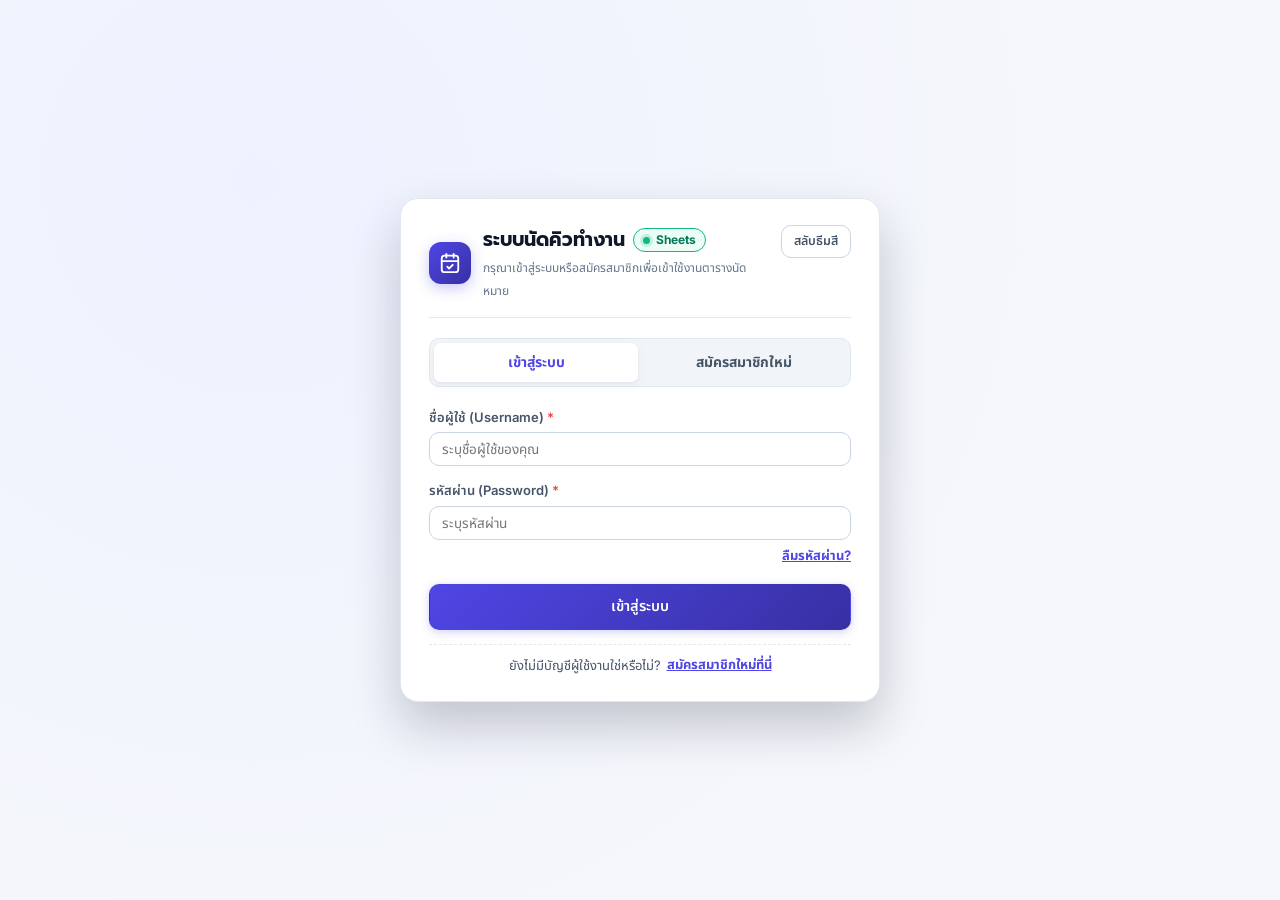
<file: index.html>
<!DOCTYPE html>
<html lang="th" data-theme="light">
<head>
  <meta charset="UTF-8">
  <meta name="viewport" content="width=device-width, initial-scale=1.0">
  <title>ระบบนัดคิวทำงาน v2.8.0</title>
  <meta name="theme-color" content="#4f46e5">
  <meta name="apple-mobile-web-app-capable" content="yes">
  <meta name="apple-mobile-web-app-status-bar-style" content="default">
  <meta name="apple-mobile-web-app-title" content="นัดคิวทำงาน">
  <link rel="manifest" href="manifest.json">
  <link rel="icon" type="image/svg+xml" href="icon.svg">
  <link rel="apple-touch-icon" href="icon.svg">
  <link rel="preconnect" href="https://script.google.com" crossorigin>
  <link rel="preconnect" href="https://script.googleusercontent.com" crossorigin>
  <link rel="preconnect" href="https://fonts.googleapis.com">
  <link rel="preconnect" href="https://fonts.gstatic.com" crossorigin>
  <link href="https://fonts.googleapis.com/css2?family=Inter:wght@400;500;600;700;800&family=Noto+Sans+Thai:wght@400;500;600;700&family=Prompt:wght@500;600;700&display=swap" rel="stylesheet">
  <link rel="stylesheet" href="style.css">
</head>
<body>

  <!-- === 1. Centralized SVG Icon Sprite === -->
  <svg width="0" height="0" style="position:absolute;width:0;height:0;overflow:hidden" aria-hidden="true">
    <defs>
      <symbol id="i-brand" viewBox="0 0 24 24"><rect x="3" y="4" width="18" height="18" rx="3" ry="3"/><line x1="16" y1="2" x2="16" y2="6"/><line x1="8" y1="2" x2="8" y2="6"/><line x1="3" y1="10" x2="21" y2="10"/><path d="M9 16l2 2 4-4"/></symbol>
      <symbol id="i-cal" viewBox="0 0 24 24"><rect x="3" y="4" width="18" height="18" rx="2" ry="2"/><line x1="16" y1="2" x2="16" y2="6"/><line x1="8" y1="2" x2="8" y2="6"/><line x1="3" y1="10" x2="21" y2="10"/></symbol>
      <symbol id="i-list" viewBox="0 0 24 24"><line x1="8" y1="6" x2="21" y2="6"/><line x1="8" y1="12" x2="21" y2="12"/><line x1="8" y1="18" x2="21" y2="18"/><line x1="3" y1="6" x2="3.01" y2="6"/><line x1="3" y1="12" x2="3.01" y2="12"/><line x1="3" y1="18" x2="3.01" y2="18"/></symbol>
      <symbol id="i-chart" viewBox="0 0 24 24"><line x1="18" y1="20" x2="18" y2="10"/><line x1="12" y1="20" x2="12" y2="4"/><line x1="6" y1="20" x2="6" y2="14"/></symbol>
      <symbol id="i-cog" viewBox="0 0 24 24"><circle cx="12" cy="12" r="3"/><path d="M19.4 15a1.65 1.65 0 0 0 .33 1.82l.06.06a2 2 0 0 1 0 2.83 2 2 0 0 1-2.83 0l-.06-.06a1.65 1.65 0 0 0-1.82-.33 1.65 1.65 0 0 0-1 1.51V21a2 2 0 0 1-4 0v-.09A1.65 1.65 0 0 0 9 19.4a1.65 1.65 0 0 0-1.82.33l-.06.06a2 2 0 0 1-2.83 0 2 2 0 0 1 0-2.83l.06-.06a1.65 1.65 0 0 0 .33-1.82 1.65 1.65 0 0 0-1.51-1H3a2 2 0 0 1 0-4h.09A1.65 1.65 0 0 0 4.6 9a1.65 1.65 0 0 0-.33-1.82l-.06-.06a2 2 0 0 1 0-2.83 2 2 0 0 1 2.83 0l.06.06a1.65 1.65 0 0 0 1.82.33H9a1.65 1.65 0 0 0 1-1.51V3a2 2 0 0 1 4 0v.09a1.65 1.65 0 0 0 1 1.51 1.65 1.65 0 0 0 1.82-.33l.06-.06a2 2 0 0 1 2.83 0 2 2 0 0 1 0 2.83l-.06.06a1.65 1.65 0 0 0-.33 1.82V9a1.65 1.65 0 0 0 1.51 1H21a2 2 0 0 1 0 4h-.09a1.65 1.65 0 0 0-1.51 1z"/></symbol>
      <symbol id="i-user" viewBox="0 0 24 24"><path d="M20 21v-2a4 4 0 0 0-4-4H8a4 4 0 0 0-4 4v2"/><circle cx="12" cy="7" r="4"/></symbol>
      <symbol id="i-users" viewBox="0 0 24 24"><path d="M17 21v-2a4 4 0 0 0-4-4H5a4 4 0 0 0-4 4v2"/><circle cx="9" cy="7" r="4"/><path d="M23 21v-2a4 4 0 0 0-3-3.87"/><path d="M16 3.13a4 4 0 0 1 0 7.75"/></symbol>
      <symbol id="i-bell" viewBox="0 0 24 24"><path d="M18 8A6 6 0 0 0 6 8c0 7-3 9-3 9h18s-3-2-3-9"/><path d="M13.73 21a2 2 0 0 1-3.46 0"/></symbol>
      <symbol id="i-dl" viewBox="0 0 24 24"><path d="M21 15v4a2 2 0 0 1-2 2H5a2 2 0 0 1-2-2v-4"/><polyline points="7 10 12 15 17 10"/><line x1="12" y1="15" x2="12" y2="3"/></symbol>
      <symbol id="i-help" viewBox="0 0 24 24"><circle cx="12" cy="12" r="10"/><path d="M9.09 9a3 3 0 0 1 5.83 1c0 2-3 3-3 3"/><line x1="12" y1="17" x2="12.01" y2="17"/></symbol>
      <symbol id="i-sync" viewBox="0 0 24 24"><polyline points="23 4 23 10 17 10"/><polyline points="1 20 1 14 7 14"/><path d="M3.51 9a9 9 0 0 1 14.85-3.36L23 10M1 14l4.64 4.36A9 9 0 0 0 20.49 15"/></symbol>
      <symbol id="i-plus" viewBox="0 0 24 24"><line x1="12" y1="5" x2="12" y2="19"/><line x1="5" y1="12" x2="19" y2="12"/></symbol>
      <symbol id="i-chat" viewBox="0 0 24 24"><path d="M21 15a2 2 0 0 1-2 2H7l-4 4V5a2 2 0 0 1 2-2h14a2 2 0 0 1 2 2z"/></symbol>
      <symbol id="i-prev" viewBox="0 0 24 24"><polyline points="15 18 9 12 15 6"/></symbol>
      <symbol id="i-next" viewBox="0 0 24 24"><polyline points="9 18 15 12 9 6"/></symbol>
      <symbol id="i-print" viewBox="0 0 24 24"><polyline points="6 9 6 2 18 2 18 9"/><path d="M6 18H4a2 2 0 0 1-2-2v-5a2 2 0 0 1 2-2h16a2 2 0 0 1 2 2v5a2 2 0 0 1-2 2h-2"/><rect x="6" y="14" width="12" height="8"/></symbol>
      <symbol id="i-clock" viewBox="0 0 24 24"><circle cx="12" cy="12" r="10"/><polyline points="12 6 12 12 16 14"/></symbol>
      <symbol id="i-check-c" viewBox="0 0 24 24"><path d="M22 11.08V12a10 10 0 1 1-5.93-9.14"/><polyline points="22 4 12 14.01 9 11.01"/></symbol>
      <symbol id="i-x-c" viewBox="0 0 24 24"><circle cx="12" cy="12" r="10"/><line x1="15" y1="9" x2="9" y2="15"/><line x1="9" y1="9" x2="15" y2="15"/></symbol>
      <symbol id="i-warn" viewBox="0 0 24 24"><path d="M10.29 3.86L1.82 18a2 2 0 0 0 1.71 3h16.94a2 2 0 0 0 1.71-3L13.71 3.86a2 2 0 0 0-3.42 0z"/><line x1="12" y1="9" x2="12" y2="13"/><line x1="12" y1="17" x2="12.01" y2="17"/></symbol>
      <symbol id="i-search" viewBox="0 0 24 24"><circle cx="11" cy="11" r="8"/><line x1="21" y1="21" x2="16.65" y2="16.65"/></symbol>
      <symbol id="i-x" viewBox="0 0 24 24"><line x1="18" y1="6" x2="6" y2="18"/><line x1="6" y1="6" x2="18" y2="18"/></symbol>
      <symbol id="i-db" viewBox="0 0 24 24"><ellipse cx="12" cy="5" rx="9" ry="3"/><path d="M21 12c0 1.66-4 3-9 3s-9-1.34-9-3"/><path d="M3 5v14c0 1.66 4 3 9 3s9-1.34 9-3V5"/></symbol>
      <symbol id="i-bot" viewBox="0 0 24 24"><path d="M21 11.5a8.38 8.38 0 0 1-.9 3.8 8.5 8.5 0 0 1-7.6 4.7 8.38 8.38 0 0 1-3.8-.9L3 21l1.9-5.7a8.38 8.38 0 0 1-.9-3.8 8.5 8.5 0 0 1 4.7-7.6 8.38 8.38 0 0 1 3.8-.9h.5a8.48 8.48 0 0 1 8 8v.5z"/></symbol>
      <symbol id="i-send" viewBox="0 0 24 24"><line x1="22" y1="2" x2="11" y2="13"/><polygon points="22 2 15 22 11 13 2 9 22 2"/></symbol>
      <symbol id="i-pin" viewBox="0 0 24 24"><path d="M21 10c0 7-9 13-9 13s-9-6-9-13a9 9 0 0 1 18 0z"/><circle cx="12" cy="10" r="3"/></symbol>
      <symbol id="i-img" viewBox="0 0 24 24"><rect x="3" y="3" width="18" height="18" rx="2" ry="2"/><circle cx="8.5" cy="8.5" r="1.5"/><polyline points="21 15 16 10 5 21"/></symbol>
      <symbol id="i-trash" viewBox="0 0 24 24"><polyline points="3 6 5 6 21 6"/><path d="M19 6v14a2 2 0 0 1-2 2H7a2 2 0 0 1-2-2V6m3 0V4a2 2 0 0 1 2-2h4a2 2 0 0 1 2 2v2"/></symbol>
      <symbol id="i-book" viewBox="0 0 24 24"><path d="M2 3h6a4 4 0 0 1 4 4v14a3 3 0 0 0-3-3H2z"/><path d="M22 3h-6a4 4 0 0 0-4 4v14a3 3 0 0 1 3-3h7z"/></symbol>
      <symbol id="i-pulse" viewBox="0 0 24 24"><polyline points="22 12 18 12 15 21 9 3 6 12 2 12"/></symbol>
      <symbol id="i-check" viewBox="0 0 24 24"><polyline points="20 6 9 17 4 12"/></symbol>
      <symbol id="i-edit" viewBox="0 0 24 24"><path d="M11 4H4a2 2 0 0 0-2 2v14a2 2 0 0 0 2 2h14a2 2 0 0 0 2-2v-7"/><path d="M18.5 2.5a2.121 2.121 0 0 1 3 3L12 15l-4 1 1-4 9.5-9.5z"/></symbol>
      <symbol id="i-copy" viewBox="0 0 24 24"><rect x="9" y="9" width="13" height="13" rx="2" ry="2"/><path d="M5 15H4a2 2 0 0 1-2-2V4a2 2 0 0 1 2-2h9a2 2 0 0 1 2 2v1"/></symbol>
      <symbol id="i-key" viewBox="0 0 24 24"><path d="M21 2l-2 2m-7.61 7.61a5.5 5.5 0 1 1-7.778 7.778 5.5 5.5 0 0 1 7.777-7.777zm0 0L15.5 7.5m0 0l3 3L22 7l-3-3m-3.5 3.5L19 4"/></symbol>
      <symbol id="i-shield" viewBox="0 0 24 24"><path d="M12 22s8-4 8-10V5l-8-3-8 3v7c0 6 8 10 8 10z"/></symbol>
      <symbol id="i-ban" viewBox="0 0 24 24"><circle cx="12" cy="12" r="10"/><line x1="4.93" y1="4.93" x2="19.07" y2="19.07"/></symbol>
      <symbol id="i-link" viewBox="0 0 24 24"><path d="M10 13a5 5 0 0 0 7.54.54l3-3a5 5 0 0 0-7.07-7.07l-1.72 1.71"/><path d="M14 11a5 5 0 0 0-7.54-.54l-3 3a5 5 0 0 0 7.07 7.07l1.71-1.71"/></symbol>
    </defs>
  </svg>

  <!-- === 2. Floating Notification Containers === -->
  <div id="toastContainer" class="toast-container" aria-live="polite"></div>
  <div id="webPushBannerContainer" class="web-push-banner-container" aria-live="assertive"></div>

  <!-- === 3. Full-Screen Authentication Gate (Login / Register / LINE OTP Reset) === -->
  <section id="authGateScreen" class="auth-gate-screen" aria-label="เข้าสู่ระบบหรือสมัครสมาชิก">
    <div class="auth-card">
      <div class="auth-card-top">
        <div class="auth-brand">
          <div class="brand-logo" aria-hidden="true"><svg width="22" height="22"><use href="#i-brand"/></svg></div>
          <div>
            <div class="brand-title-line">
              <h1 class="brand-title">ระบบนัดคิวทำงาน</h1>
              <span id="authModeBadge" class="mode-badge live">Sheets</span>
            </div>
            <span class="brand-subtitle">กรุณาเข้าสู่ระบบหรือสมัครสมาชิกเพื่อเข้าใช้งานตารางนัดหมาย</span>
          </div>
        </div>
        <button type="button" class="btn btn-outline btn-sm" id="btnToggleThemeAuth" title="สลับโหมดมืด / สว่าง">สลับธีมสี</button>
      </div>

      <div class="auth-tabs" role="tablist">
        <button type="button" id="tabBtnAuthLogin" class="auth-tab-btn active" role="tab" aria-selected="true">เข้าสู่ระบบ</button>
        <button type="button" id="tabBtnAuthRegister" class="auth-tab-btn" role="tab" aria-selected="false">สมัครสมาชิกใหม่</button>
      </div>

      <form id="loginForm" class="auth-form">
        <div id="loginErrorMsg" class="alert-error" style="display:none"></div>
        <div>
          <label for="loginUsername">ชื่อผู้ใช้ (Username) <span class="req-star">*</span></label>
          <input type="text" id="loginUsername" required autocomplete="username" placeholder="ระบุชื่อผู้ใช้ของคุณ">
        </div>
        <div>
          <label for="loginPassword">รหัสผ่าน (Password) <span class="req-star">*</span></label>
          <input type="password" id="loginPassword" required autocomplete="current-password" placeholder="ระบุรหัสผ่าน">
          <div class="auth-inline-row">
            <button type="button" id="btnOpenResetPassword" class="btn-link-inline">ลืมรหัสผ่าน?</button>
          </div>
        </div>
        <button type="submit" id="btnSubmitLogin" class="btn btn-primary auth-submit-btn">เข้าสู่ระบบ</button>
        <div class="auth-footer-switch">
          <span>ยังไม่มีบัญชีผู้ใช้งานใช่หรือไม่?</span>
          <button type="button" id="btnSwitchToRegister" class="btn-link-inline">สมัครสมาชิกใหม่ที่นี่</button>
        </div>
      </form>

      <form id="registerForm" class="auth-form" style="display:none">
        <div id="registerErrorMsg" class="alert-error" style="display:none"></div>
        <div class="auth-info-pill">บัญชีที่สมัครใหม่จะได้รับสิทธิ์ระดับ พนักงาน (STAFF) และเข้าใช้งานระบบได้ทันที</div>
        <div>
          <label for="regUsername">ตั้งชื่อผู้ใช้ (Username) <span class="req-star">*</span></label>
          <input type="text" id="regUsername" required autocomplete="username" placeholder="ภาษาอังกฤษหรือตัวเลข 3-30 ตัวอักษร เช่น anan01">
        </div>
        <div>
          <label for="regDisplayName">ชื่อ-นามสกุล หรือชื่อเรียกในทีม (Display Name) <span class="req-star">*</span></label>
          <input type="text" id="regDisplayName" required placeholder="เช่น คุณอนันต์ (ฝ่ายประสานงาน)">
          <span class="hint-text">ชื่อนี้จะแสดงเป็นผู้สร้างนัดหมาย ผู้กดเสร็จสิ้น และผู้กดยกเลิกนัด</span>
        </div>
        <div class="form-row-2">
          <div>
            <label for="regPassword">ตั้งรหัสผ่าน <span class="req-star">*</span></label>
            <input type="password" id="regPassword" required autocomplete="new-password" placeholder="อย่างน้อย 4 ตัวอักษร">
          </div>
          <div>
            <label for="regConfirmPassword">ยืนยันรหัสผ่าน <span class="req-star">*</span></label>
            <input type="password" id="regConfirmPassword" required autocomplete="new-password" placeholder="กรอกรหัสผ่านอีกครั้ง">
          </div>
        </div>
        <button type="submit" id="btnSubmitRegister" class="btn btn-accent auth-submit-btn">สมัครสมาชิกและเข้าใช้งานทันที</button>
        <div class="auth-footer-switch">
          <span>มีบัญชีผู้ใช้งานอยู่แล้วใช่หรือไม่?</span>
          <button type="button" id="btnSwitchToLogin" class="btn-link-inline">กลับไปหน้าเข้าสู่ระบบ</button>
        </div>
      </form>

      <form id="resetPasswordForm" class="auth-form" style="display:none">
        <div id="resetErrorMsg" class="alert-error" style="display:none"></div>
        <div id="resetInfoMsg" class="auth-info-pill" style="display:none"></div>
        <div id="resetStep1Box" class="input-stack">
          <div class="auth-info-pill">รีเซ็ตรหัสผ่านด้วย OTP 6 หลักผ่านแชทส่วนตัว LINE (หรือขอรับรหัสชั่วคราวจาก ADMIN)</div>
          <div>
            <label for="resetUsername">ชื่อผู้ใช้ที่ต้องการรีเซ็ตรหัสผ่าน <span class="req-star">*</span></label>
            <input type="text" id="resetUsername" autocomplete="username" placeholder="ระบุชื่อผู้ใช้ (Username)">
          </div>
          <button type="button" id="btnRequestResetOtp" class="btn btn-primary auth-submit-btn">ส่งรหัส OTP ทาง LINE</button>
          <div class="auth-inline-row">
            <button type="button" id="btnAlreadyHaveOtp" class="btn-link-inline">มีรหัส OTP แล้ว? กรอกรหัสเลย</button>
          </div>
          <div id="resetUnlinkedBox" class="reset-tip-box" style="display:none">
            <div style="font-weight:700;margin-bottom:6px">บัญชีนี้ยังไม่ได้ผูกกับ LINE ส่วนตัว</div>
            <div class="hint-text" style="margin-bottom:8px">เพื่อความปลอดภัย ระบบไม่ส่งรหัส OTP เข้าแชทกลุ่ม คุณสามารถส่งคำขอแจ้งผู้ดูแลระบบ (ADMIN) เพื่อรับรหัส OTP ชั่วคราว 6 หลักได้</div>
            <button type="button" id="btnNotifyAdminReset" class="btn btn-warning btn-sm">แจ้งผู้ดูแลระบบ (ADMIN) เพื่อขอรหัส OTP</button>
          </div>
          <div class="reset-tip-box">เคล็ดลับฟรี 0 โควตา: หากผูก LINE แล้ว สามารถพิมพ์คำว่า <strong>รีเซ็ตรหัส</strong> ในแชทส่วนตัว 1-on-1 กับบอท LINE เพื่อรับรหัส OTP ได้ฟรีตลอดเวลา</div>
        </div>
        <div id="resetStep2Box" class="input-stack" style="display:none">
          <div class="reset-step-badge">ตั้งรหัสผ่านใหม่สำหรับบัญชี: <strong id="resetTargetDisplay">-</strong></div>
          <div>
            <label for="resetOtpInput">รหัส OTP 6 หลัก (อายุ 10 นาที) <span class="req-star">*</span></label>
            <input type="text" id="resetOtpInput" class="otp-input" inputmode="numeric" maxlength="6" autocomplete="one-time-code" placeholder="------">
          </div>
          <div class="form-row-2">
            <div>
              <label for="resetNewPassword">รหัสผ่านใหม่ <span class="req-star">*</span></label>
              <input type="password" id="resetNewPassword" autocomplete="new-password" placeholder="อย่างน้อย 4 ตัวอักษร">
            </div>
            <div>
              <label for="resetConfirmPassword">ยืนยันรหัสผ่านใหม่ <span class="req-star">*</span></label>
              <input type="password" id="resetConfirmPassword" autocomplete="new-password" placeholder="กรอกรหัสผ่านอีกครั้ง">
            </div>
          </div>
          <button type="submit" id="btnSubmitResetPassword" class="btn btn-success auth-submit-btn">ยืนยันเปลี่ยนรหัสผ่าน</button>
          <div class="auth-inline-row">
            <button type="button" id="btnResendResetOtp" class="btn-link-inline">ขอรหัส OTP ใหม่</button>
          </div>
        </div>
        <div class="auth-footer-switch">
          <span>จำรหัสผ่านได้แล้ว?</span>
          <button type="button" id="btnBackToLoginFromReset" class="btn-link-inline">กลับไปหน้าเข้าสู่ระบบ</button>
        </div>
      </form>
    </div>
  </section>

  <!-- === 4. Main Application Shell === -->
  <div id="appShell" class="app-shell" style="display:none">
    <header class="app-header">
      <div class="header-inner">
        <div class="brand-row">
          <div class="brand-logo" aria-hidden="true"><svg width="22" height="22"><use href="#i-brand"/></svg></div>
          <div class="brand-text-col">
            <div class="brand-title-line">
              <h1 class="brand-title">ระบบนัดคิวทำงาน</h1>
              <div class="brand-badges-group">
                <button type="button" class="version-badge" id="btnOpenPatchNotesModal" title="ดูประวัติการอัปเดต">v2.8.0</button>
                <span id="connectionModeBadge" class="mode-badge demo">Demo</span>
              </div>
            </div>
            <span class="brand-subtitle">ระบบบริหารตารางนัดหมายทีมและแจ้งเตือน LINE อัตโนมัติ</span>
          </div>
        </div>

        <nav class="nav-tabs-bar" aria-label="เมนูหลัก">
          <button type="button" class="tab-btn active" data-tab="tabMonth"><svg width="16" height="16"><use href="#i-cal"/></svg><span>ปฏิทินเดือน</span></button>
          <button type="button" class="tab-btn" data-tab="tabList"><svg width="16" height="16"><use href="#i-list"/></svg><span>คิวงาน</span><span id="navBadgeActiveCount" class="nav-tab-count">0</span></button>
          <button type="button" class="tab-btn" data-tab="tabYear"><svg width="16" height="16"><use href="#i-chart"/></svg><span>ภาพรวมรายปี</span></button>
          <button type="button" class="tab-btn" data-tab="tabSettings"><svg width="16" height="16"><use href="#i-cog"/></svg><span>ตั้งค่า / บอท</span></button>
        </nav>

        <div class="header-actions">
          <div class="user-session-bar" title="ข้อมูลผู้ใช้งานปัจจุบัน">
            <div class="user-session-identity">
              <svg width="15" height="15"><use href="#i-user"/></svg>
              <span id="currentUserName" class="user-session-name">-</span>
              <span id="currentUserRole" class="badge-role staff">STAFF</span>
            </div>
            <button type="button" class="btn-account-link" id="btnOpenAccountModal" title="จัดการบัญชี ผูก LINE และเปลี่ยนรหัสผ่าน"><svg width="12" height="12"><use href="#i-link"/></svg><span>บัญชี / LINE</span></button>
            <button type="button" class="btn-logout" id="btnLogout" title="ออกจากระบบ">ออกจากระบบ</button>
          </div>
          <div class="header-tools-group">
            <button type="button" class="btn btn-outline btn-sm btn-icon-mobile btn-web-notify" id="btnHeaderWebNotify" title="ศูนย์การแจ้งเตือนและตั้งค่า Web Push"><svg width="15" height="15"><use href="#i-bell"/></svg><span id="headerWebNotifyLabel" class="hide-sm">แจ้งเตือนเว็บ</span><span id="webNotifBadgeCount" class="nav-tab-count" style="display:none">0</span></button>
            <button type="button" class="btn btn-soft btn-sm btn-icon-mobile btn-pwa-install" id="btnInstallPwa" title="ติดตั้งเว็บแอปลงเครื่อง (PWA)"><svg width="15" height="15"><use href="#i-dl"/></svg><span id="installPwaBtnLabel" class="hide-sm">ติดตั้งแอป</span></button>
            <button type="button" class="btn btn-outline btn-sm btn-theme-toggle" id="btnToggleTheme" title="สลับโหมดมืด / สว่าง"><span id="iconThemeSun" style="display:none">☀️<span class="hide-sm"> โหมดสว่าง</span></span><span id="iconThemeMoon">🌙<span class="hide-sm"> โหมดมืด</span></span></button>
            <button type="button" class="btn btn-outline btn-sm btn-icon-mobile" id="btnOpenGuideModal" title="คู่มือการใช้งาน"><svg width="15" height="15"><use href="#i-help"/></svg><span class="hide-sm">คู่มือ</span></button>
            <button type="button" id="btnSyncNow" class="btn btn-outline btn-sm btn-icon-mobile" title="ซิงก์ข้อมูลล่าสุด"><svg class="sync-icon" width="15" height="15"><use href="#i-sync"/></svg><span id="syncBtnLabel" class="hide-sm">ซิงก์</span></button>
            <button type="button" id="btnOpenCreateModal" class="btn btn-accent hide-sm" title="คีย์ลัด Alt+N"><svg width="16" height="16" style="stroke-width:2.5"><use href="#i-plus"/></svg><span>นัดหมายใหม่</span></button>
          </div>
        </div>
      </div>

      <div class="quota-bar-strip">
        <div class="quota-bar-inner">
          <div class="quota-progress-wrap">
            <svg width="14" height="14"><use href="#i-chat"/></svg>
            <span id="quotaTextLabel">โควตา LINE: 0/300 (0%)</span>
            <div class="quota-progress-track"><div id="quotaProgressFill" class="quota-progress-fill" style="width:0"></div></div>
          </div>
          <div class="telemetry-right">
            <div id="triggerStatusText" class="meta-status">Trigger: ยังไม่เชื่อมต่อ</div>
            <span class="telemetry-sep hide-sm">|</span>
            <div id="bangkokClockDisplay" class="meta-clock hide-sm">เวลา (BKK): -</div>
          </div>
        </div>
      </div>
    </header>

    <main class="main-container">
      <!-- Tab 1: Monthly Calendar Split View -->
      <section id="tabMonth" class="tab-panel active">
        <div class="calendar-controls">
          <div class="cal-nav-group">
            <div class="btn-segmented">
              <button type="button" id="btnPrevMonth" class="btn btn-outline btn-sm"><svg width="15" height="15"><use href="#i-prev"/></svg><span>ก่อนหน้า</span></button>
              <button type="button" id="btnCurrentMonth" class="btn btn-outline btn-sm">เดือนนี้</button>
              <button type="button" id="btnNextMonth" class="btn btn-outline btn-sm"><span>ถัดไป</span><svg width="15" height="15"><use href="#i-next"/></svg></button>
            </div>
            <h2 id="calendarMonthTitle" class="cal-month-title">-</h2>
          </div>
          <div class="cal-jump-group">
            <button type="button" id="btnCalFilterMyApts" class="btn btn-outline btn-sm" title="สลับดูระหว่างงานทุกคนในทีม หรือเฉพาะงานของฉัน">งานทุกคนในทีม</button>
            <select id="calSelectMonth"></select>
            <input type="number" id="calInputYear" placeholder="พ.ศ. หรือ ค.ศ.">
            <button type="button" id="btnJumpMonth" class="btn btn-primary btn-sm">ไปยังเดือนนี้</button>
          </div>
        </div>
        <div class="calendar-split-layout">
          <div class="calendar-main-pane">
            <div id="calendarGridContainer" class="calendar-grid"></div>
            <div class="calendar-legend">
              <span class="legend-item"><i class="legend-dot status-confirmed"></i> เริ่มนัด</span>
              <span class="legend-item"><i class="legend-dot status-completed"></i> สิ้นสุดแล้ว</span>
              <span class="legend-item"><i class="legend-dot status-cancelled"></i> ยกเลิกนัด</span>
              <span class="legend-hint">คลิกช่องวันที่เพื่อดูรายการนัดด้านขวา หรือกดปุ่ม + บนวันที่เพื่อเพิ่มนัด</span>
            </div>
          </div>
          <aside class="calendar-side-pane">
            <div class="panel-card agenda-side-card">
              <div class="agenda-header">
                <div>
                  <span class="agenda-eyebrow" id="agendaEyebrow">ตารางนัดหมาย</span>
                  <h3 id="monthlyListHeader">รายการนัดหมายในเดือน</h3>
                </div>
                <div class="agenda-header-actions">
                  <button type="button" id="btnShowAllMonthApts" class="btn btn-outline btn-sm" style="display:none">ดูทั้งเดือน</button>
                  <button type="button" id="btnExportMonthCsv" class="btn btn-outline btn-sm" title="ส่งออกรายการในปฏิทินเป็นไฟล์ Excel (CSV)"><svg width="14" height="14"><use href="#i-dl"/></svg><span>CSV</span></button>
                  <button type="button" id="btnPrintMonth" class="btn btn-outline btn-sm" title="พิมพ์ใบสรุปตารางงานหรือบันทึกเป็น PDF"><svg width="14" height="14"><use href="#i-print"/></svg><span>พิมพ์ / PDF</span></button>
                  <button type="button" id="btnAddAptOnSelectedDate" class="btn btn-primary btn-sm"><svg width="14" height="14" style="stroke-width:2.5"><use href="#i-plus"/></svg><span>นัดวันนี้</span></button>
                </div>
              </div>
              <div id="monthlyAppointmentsList" class="appointments-list agenda-scroll-list"></div>
            </div>
          </aside>
        </div>
      </section>

      <!-- Tab 2: Queue List & Filters -->
      <section id="tabList" class="tab-panel">
        <div class="stat-pills">
          <div class="stat-pill stat-all active-stat" data-filter-status=""><div class="stat-pill-icon"><svg width="18" height="18"><use href="#i-cal"/></svg></div><div class="stat-pill-text"><span>งานทั้งหมด</span><strong id="statTotal">0</strong></div></div>
          <div class="stat-pill stat-confirmed" data-filter-status="เริ่มนัด"><div class="stat-pill-icon"><svg width="18" height="18"><use href="#i-clock"/></svg></div><div class="stat-pill-text"><span>เริ่มนัด</span><strong id="statConfirmed">0</strong></div></div>
          <div class="stat-pill stat-completed" data-filter-status="สิ้นสุดการนัดหมาย"><div class="stat-pill-icon"><svg width="18" height="18"><use href="#i-check-c"/></svg></div><div class="stat-pill-text"><span>สิ้นสุดแล้ว</span><strong id="statCompleted">0</strong></div></div>
          <div class="stat-pill stat-cancelled" data-filter-status="ยกเลิกการนัดหมาย"><div class="stat-pill-icon"><svg width="18" height="18"><use href="#i-x-c"/></svg></div><div class="stat-pill-text"><span>ยกเลิกนัด</span><strong id="statCancelled">0</strong></div></div>
          <div class="stat-pill stat-overdue" data-filter-status="OVERDUE"><div class="stat-pill-icon"><svg width="18" height="18"><use href="#i-warn"/></svg></div><div class="stat-pill-text"><span>เลยกำหนด</span><strong id="statOverdue">0</strong></div></div>
        </div>
        <div class="filter-panel">
          <div class="quick-range-bar">
            <span class="quick-range-label">ช่วงเวลา:</span>
            <button type="button" class="range-chip active" data-range="ALL">ทั้งหมด</button>
            <button type="button" class="range-chip" data-range="UPCOMING">กำลังจะมาถึง</button>
            <button type="button" class="range-chip" data-range="TODAY">วันนี้</button>
            <button type="button" class="range-chip" data-range="TOMORROW">พรุ่งนี้</button>
            <button type="button" class="range-chip" data-range="NEXT7">7 วันข้างหน้า</button>
            <button type="button" class="range-chip" data-range="MONTH">เดือนนี้</button>
          </div>
          <div class="filter-toolbar">
            <div class="search-input-wrap">
              <svg class="search-icon" width="16" height="16"><use href="#i-search"/></svg>
              <input type="search" id="filterSearch" class="input-search" placeholder="ค้นหาหัวข้องาน, ชื่อผู้นัดพบ, สถานที่, ผู้สร้าง, รหัส APT...">
            </div>
            <select id="filterStatus" class="select-filter">
              <option value="">ทุกสถานะ</option>
              <option value="ACTIVE_ONLY">เฉพาะงานรอดำเนินการ</option>
              <option value="เริ่มนัด">เริ่มนัด</option>
              <option value="สิ้นสุดการนัดหมาย">สิ้นสุดการนัดหมาย</option>
              <option value="ยกเลิกการนัดหมาย">ยกเลิกการนัดหมาย</option>
              <option value="OVERDUE">งานเลยกำหนด</option>
            </select>
            <select id="filterUser" class="select-filter">
              <option value="">สมาชิกทุกคน</option>
              <option value="MY_APTS">เฉพาะงานของฉัน</option>
            </select>
            <input type="date" id="filterDate" class="input-date">
            <button type="button" id="btnClearFilters" class="btn btn-outline btn-sm"><svg width="14" height="14"><use href="#i-x"/></svg><span>ล้างตัวกรอง</span></button>
          </div>
        </div>
        <div class="list-section-header">
          <span id="listResultSummary" class="list-result-count">รายการนัดหมาย</span>
          <div class="export-actions-group">
            <button type="button" id="btnExportListCsv" class="btn btn-outline btn-sm" title="ส่งออกรายการคิวงานที่กรองอยู่เป็นไฟล์ Excel (CSV)"><svg width="14" height="14"><use href="#i-dl"/></svg><span>ส่งออก Excel (CSV)</span></button>
            <button type="button" id="btnPrintList" class="btn btn-outline btn-sm" title="พิมพ์ใบสรุปรายการคิวงานหรือบันทึกเป็น PDF"><svg width="14" height="14"><use href="#i-print"/></svg><span>พิมพ์ / บันทึก PDF</span></button>
          </div>
        </div>
        <div id="appointmentsListContainer" class="appointments-list"></div>
      </section>

      <!-- Tab 3: Yearly Overview & User Performance -->
      <section id="tabYear" class="tab-panel">
        <div class="year-top-bar">
          <div>
            <h2 class="section-heading">ภาพรวมสถิติและผลงานรายปี</h2>
            <p class="section-subheading">คลิกเลือกการ์ดปีด้านล่างเพื่อดูสรุปอัตราความสำเร็จ ตาราง 12 เดือน และสรุปผลงานตามผู้ใช้งาน</p>
          </div>
          <div class="cal-jump-group">
            <label for="yearOverviewInput">เลือกปี:</label>
            <input type="number" id="yearOverviewInput" placeholder="พ.ศ./ค.ศ.">
            <button type="button" id="btnJumpYearOverview" class="btn btn-primary btn-sm">แสดงสถิติ</button>
            <button type="button" id="btnExportYearCsv" class="btn btn-outline btn-sm" title="ส่งออกข้อมูลนัดหมายตลอดทั้งปีเป็นไฟล์ Excel (CSV)"><svg width="14" height="14"><use href="#i-dl"/></svg><span>CSV รายปี</span></button>
            <button type="button" id="btnPrintYear" class="btn btn-outline btn-sm" title="พิมพ์รายงานสรุปประจำปีหรือบันทึกเป็น PDF"><svg width="14" height="14"><use href="#i-print"/></svg><span>พิมพ์สรุปปี</span></button>
          </div>
        </div>
        <div id="multiYearCardsContainer" class="year-cards-strip"></div>
        <div class="panel-card">
          <div class="panel-card-head"><h3 id="selectedYearHeader">สรุปสถิติตลอดทั้งปี</h3></div>
          <div id="yearEndSummaryCards" class="year-stats-grid"></div>
        </div>
        <div class="panel-card">
          <div class="panel-card-head">
            <h3>สรุปผลงานแยกตามผู้ใช้งาน (User Attribution & Performance)</h3>
            <span class="hint-text">สถิติจำนวนงานที่สร้าง, สิ้นสุด และยกเลิกโดยสมาชิกแต่ละคน</span>
          </div>
          <div id="userPerformanceGrid" class="user-stats-grid"></div>
        </div>
        <div class="panel-card">
          <div class="panel-card-head">
            <h3>สรุปผลงานแยกรายเดือน (12 เดือน)</h3>
            <span class="hint-text">คลิกปุ่ม "ดูปฏิทิน" ในแต่ละเดือนเพื่อเปิดตารางเดือนนั้นทันที</span>
          </div>
          <div id="yearMonthsGrid" class="months-12-grid"></div>
        </div>
      </section>

      <!-- Tab 4: Settings, User Management, Triggers & LINE Bot Simulator -->
      <section id="tabSettings" class="tab-panel">
        <div class="panel-card" id="userManagementSection">
          <div class="settings-card-header">
            <div class="settings-card-icon"><svg width="18" height="18"><use href="#i-users"/></svg></div>
            <div style="flex:1">
              <h3>จัดการสมาชิกและสิทธิ์การใช้งาน (User Management)</h3>
              <p class="hint-text">กำหนดบัญชีผู้ใช้งาน สิทธิ์ ADMIN / STAFF ระงับแบบกำหนดเวลา ลบบัญชี และออกรหัส OTP</p>
            </div>
            <button type="button" id="btnOpenAddUserModal" class="btn btn-primary btn-sm"><svg width="14" height="14" style="stroke-width:2.5"><use href="#i-plus"/></svg><span>เพิ่มสมาชิกใหม่</span></button>
          </div>
          <div id="adminOtpBanner" class="admin-otp-banner" style="display:none">
            <div id="adminOtpBannerText">-</div>
            <div class="btn-group" style="margin-top:0">
              <button type="button" id="btnCopyAdminOtp" class="btn btn-primary btn-sm"><svg width="13" height="13"><use href="#i-copy"/></svg><span>คัดลอก OTP</span></button>
              <button type="button" id="btnCloseAdminOtp" class="btn btn-outline btn-sm">ปิด</button>
            </div>
          </div>
          <div class="table-scroll">
            <table class="data-table">
              <thead><tr><th>รหัส</th><th>ชื่อบัญชี</th><th>ชื่อแสดงผล</th><th>สิทธิ์</th><th>LINE</th><th>สถานะ</th><th>เข้าสู่ระบบล่าสุด</th><th>จัดการ</th></tr></thead>
              <tbody id="userTableBody"></tbody>
            </table>
          </div>
        </div>

        <div class="settings-grid-2">
          <div class="panel-card">
            <div class="settings-card-header">
              <div class="settings-card-icon"><svg width="18" height="18"><use href="#i-db"/></svg></div>
              <div>
                <h3>เชื่อมต่อฐานข้อมูล Google Sheets</h3>
                <p class="hint-text">ซิงก์ข้อมูลนัดหมายแบบเรียลไทม์ร่วมกับทีมผ่าน Google Apps Script</p>
              </div>
            </div>
            <div class="input-stack">
              <div><label for="cfgGasUrl">Web App URL (/exec)</label><input type="text" id="cfgGasUrl" placeholder="https://script.google.com/macros/s/.../exec"></div>
              <div><label for="cfgPasscode">รหัสผ่านทีม (API Passcode)</label><input type="password" id="cfgPasscode" placeholder="ใส่รหัสผ่านทีม"></div>
              <div class="btn-group">
                <button type="button" id="btnSaveConnection" class="btn btn-primary btn-sm">บันทึกและเชื่อมต่อ</button>
                <button type="button" id="btnResetDefaultConn" class="btn btn-soft btn-sm">ดึงค่าเริ่มต้นทีม</button>
                <button type="button" id="btnSwitchLocalDemo" class="btn btn-outline btn-sm">สลับใช้โหมด Demo</button>
              </div>
            </div>
          </div>

          <div class="panel-card">
            <div class="settings-card-header">
              <div class="settings-card-icon"><svg width="18" height="18"><use href="#i-bell"/></svg></div>
              <div>
                <h3>นโยบายการแจ้งเตือนและ LINE Bot</h3>
                <p class="hint-text">กำหนดเวลาสรุปรอบเช้า ช่วงเวลาห้ามรบกวน และสิทธิ์การถามบอทในกลุ่ม</p>
              </div>
            </div>
            <div class="input-stack">
              <div class="form-row-2">
                <div><label for="cfgDigestHour">เวลาสรุปประจำวัน (นาฬิกา)</label><input type="number" id="cfgDigestHour" min="0" max="23" value="8"></div>
                <div><label for="cfgQuietHours">ช่วงเวลาห้ามรบกวน</label><input type="text" id="cfgQuietHours" value="22:00 - 07:00" readonly></div>
              </div>
              <div class="settings-toggles">
                <label class="checkbox-card" for="cfgEnableBotQuery"><input type="checkbox" id="cfgEnableBotQuery" checked><div><strong>เปิดใช้งานคำสั่งถามตารางงานในแชท LINE</strong><span class="hint-text">พิมพ์คำสั่งสั้น เช่น ทั้งหมด, วันนี้ หรือขึ้นต้นด้วย "คิว"</span></div></label>
                <label class="checkbox-card" for="cfgPrivacyMask"><input type="checkbox" id="cfgPrivacyMask"><div><strong>ปกปิดชื่อผู้นัดพบบางส่วนในแชท (Privacy Mask)</strong><span class="hint-text">แสดงเฉพาะ 2 ตัวอักษรแรกตามด้วย ***</span></div></label>
                <label class="checkbox-card" for="cfgNotifyStatusChange"><input type="checkbox" id="cfgNotifyStatusChange"><div><strong>ส่งแจ้งเตือน LINE เมื่อสิ้นสุดหรือยกเลิกการนัดหมาย</strong><span class="hint-text">ส่งแจ้งเตือนเข้ากลุ่มทันทีเมื่อกดปุ่มเสร็จสิ้นหรือยกเลิก (ใช้โควตาตามจำนวนสมาชิก)</span></div></label>
              </div>
              <div class="btn-group">
                <button type="button" id="btnSavePolicy" class="btn btn-primary btn-sm">บันทึกนโยบาย</button>
                <button type="button" id="btnTestValidateLine" class="btn btn-outline btn-sm">ตรวจ Validate (ไม่เสียโควตา)</button>
                <button type="button" id="btnTestRealPush" class="btn btn-warning btn-sm">ทดสอบส่งเข้ากลุ่มจริง</button>
              </div>
            </div>
          </div>
        </div>

        <div class="panel-card">
          <div class="settings-card-header">
            <div class="settings-card-icon"><svg width="18" height="18"><use href="#i-bell"/></svg></div>
            <div style="flex:1">
              <h3>ระบบแจ้งเตือนผ่านเว็บ (Web Push Notification) & ติดตั้งแอป (PWA)</h3>
              <p class="hint-text">รับการแจ้งเตือนบนเบราว์เซอร์/อุปกรณ์โดยตรงโดยไม่เสียโควตา LINE และติดตั้งเว็บแอปลงเครื่องแบบ Standalone</p>
            </div>
          </div>
          <div class="input-stack">
            <div class="pwa-status-row">
              <span class="badge-info">สิทธิ์แจ้งเตือน: <strong id="webNotifyStatusBadge">กำลังตรวจสอบ</strong></span>
              <span class="badge-info">สถานะแอป: <strong id="pwaInstallStatusBadge">กำลังตรวจสอบ</strong></span>
            </div>
            <div class="settings-toggles">
              <label class="checkbox-card" for="cfgWebNotifyEnable"><input type="checkbox" id="cfgWebNotifyEnable" checked><div><strong>เปิดใช้งานการแจ้งเตือนผ่านเว็บเบราว์เซอร์ / อุปกรณ์</strong><span class="hint-text">แจ้งเตือนเมื่อถึงกำหนดเตือนล่วงหน้า (วัน/ชั่วโมง) ตามเวลาที่ตั้งไว้ในแต่ละนัดหมาย</span></div></label>
              <label class="checkbox-card" for="cfgWebNotifyBgSync"><input type="checkbox" id="cfgWebNotifyBgSync" checked><div><strong>ซิงก์ข้อมูลเบื้องหลังอัตโนมัติและแจ้งเตือนทันที</strong><span class="hint-text">ตรวจสอบรายการใหม่หรือการเปลี่ยนสถานะจากสมาชิกในทีมทุกๆ 1 นาทีและทันทีเมื่อสลับกลับมาเปิดแอป</span></div></label>
            </div>
            <div class="btn-group">
              <button type="button" id="btnRequestWebNotify" class="btn btn-primary btn-sm">ขออนุญาตแจ้งเตือน (Allow Web Push)</button>
              <button type="button" id="btnTestWebNotify" class="btn btn-outline btn-sm">ทดสอบเด้งแจ้งเตือนบนอุปกรณ์นี้</button>
              <button type="button" id="btnInstallPwaSettings" class="btn btn-soft btn-sm">ติดตั้งเว็บแอปลงเครื่อง (PWA)</button>
            </div>
          </div>
        </div>

        <div class="panel-card">
          <div class="settings-card-header">
            <div class="settings-card-icon"><svg width="18" height="18"><use href="#i-clock"/></svg></div>
            <div>
              <h3>การตั้งค่าเวลาปลุกแจ้งเตือนอัตโนมัติ (Trigger Setup)</h3>
              <p class="hint-text">เลือกรูปแบบการปลุกบอทเพื่อส่งแจ้งเตือนสรุปรอบเช้าและตรวจเตือนก่อนเวลานัดหมาย</p>
            </div>
          </div>
          <div style="display:flex;gap:10px;flex-wrap:wrap;align-items:center">
            <button type="button" id="btnInstallAutoTrigger" class="btn btn-primary btn-sm">ติดตั้ง Trigger อัจฉริยะ (รอบเช้า 08:00 น. + ตรวจทุก 1 ชม.)</button>
            <button type="button" id="btnInstallDailyTrigger" class="btn btn-outline btn-sm">เฉพาะรอบเช้า 08:00 น. วันละ 1 ครั้ง</button>
            <button type="button" id="btnInstall15MinTrigger" class="btn btn-outline btn-sm">ตรวจเช็คทุก 15 นาที</button>
            <button type="button" id="btnRemoveTriggers" class="btn btn-danger-ghost btn-sm">ปิด Trigger ทั้งหมด</button>
          </div>
        </div>

        <div class="panel-card bot-sim-panel">
          <div class="settings-card-header">
            <div class="settings-card-icon bot-icon"><svg width="18" height="18"><use href="#i-bot"/></svg></div>
            <div style="flex:1">
              <h3>ห้องจำลองการสนทนา LINE Bot (รองรับคำสั่งสั้นและคำสั่งนำหน้า "คิว")</h3>
              <p class="hint-text">คลิกปุ่มคำสั่งด่วนด้านล่าง หรือพิมพ์ข้อความเพื่อทดสอบคำตอบของบอท</p>
            </div>
            <button type="button" id="btnPreviewNotificationPlan" class="btn btn-outline btn-sm"><svg width="14" height="14"><use href="#i-clock"/></svg><span>จำลองรอบแจ้งเตือน</span></button>
          </div>
          <div class="quick-cmd-strip">
            <button type="button" class="btn btn-soft btn-sm btn-quick-cmd" data-cmd="ทั้งหมด">ทั้งหมด</button>
            <button type="button" class="btn btn-outline btn-sm btn-quick-cmd" data-cmd="วันนี้">วันนี้</button>
            <button type="button" class="btn btn-outline btn-sm btn-quick-cmd" data-cmd="พรุ่งนี้">พรุ่งนี้</button>
            <button type="button" class="btn btn-outline btn-sm btn-quick-cmd" data-cmd="สัปดาห์นี้">สัปดาห์นี้</button>
            <button type="button" class="btn btn-outline btn-sm btn-quick-cmd" data-cmd="ค้างอยู่">ค้างอยู่</button>
            <button type="button" class="btn btn-outline btn-sm btn-quick-cmd" data-cmd="เดือนนี้">เดือนนี้</button>
            <button type="button" class="btn btn-outline btn-sm btn-quick-cmd" data-cmd="ปีนี้">ปีนี้</button>
            <button type="button" class="btn btn-outline btn-sm btn-quick-cmd" data-cmd="โควตา">โควตา</button>
            <button type="button" class="btn btn-outline btn-sm btn-quick-cmd" data-cmd="สร้างนัด พรุ่งนี้ 10:30 / ประชุมติดตามงาน / ห้องประชุม A / คุณสมชาย">สร้างนัด (ตัวอย่าง)</button>
            <button type="button" class="btn btn-outline btn-sm btn-quick-cmd" data-cmd="ช่วยเหลือ">ช่วยเหลือ</button>
          </div>
          <div class="chat-simulator-window">
            <div class="chat-bubble-row user"><div class="chat-bubble user-bubble" id="botSimUserEcho">ทั้งหมด</div></div>
            <div class="chat-bubble-row bot">
              <div class="bot-avatar" aria-hidden="true">BOT</div>
              <div class="bot-reply-wrap">
                <div class="bot-sender-name">ระบบนัดคิวทำงาน (LINE Official)</div>
                <pre id="botSimOutput" class="terminal-output">ผลลัพธ์จากบอทจะแสดงที่นี่...</pre>
              </div>
            </div>
          </div>
          <div class="chat-input-bar">
            <input type="text" id="botSimInput" value="ทั้งหมด" placeholder="พิมพ์คำสั่ง เช่น วันนี้, ค้างอยู่, ค้นหา สมชาย...">
            <button type="button" id="btnRunBotSim" class="btn btn-primary"><svg width="15" height="15"><use href="#i-send"/></svg><span>ส่งถามบอท</span></button>
          </div>
        </div>

        <div class="panel-card">
          <div class="panel-card-head">
            <h3>ประวัติการเลื่อนนัดและแก้ไขข้อมูล (RescheduleLogs)</h3>
            <span class="hint-text">แสดงรายการแก้ไขล่าสุด 40 รายการ</span>
          </div>
          <div class="table-scroll">
            <table class="data-table">
              <thead><tr><th>วัน-เวลาที่แก้ไข</th><th>รหัสนัดหมาย</th><th>ผู้แก้ไข</th><th>ข้อมูลที่เปลี่ยน</th><th>ค่าเดิม</th><th>ค่าใหม่</th><th>สาเหตุ / หมายเหตุ</th></tr></thead>
              <tbody id="rescheduleLogsTableBody"></tbody>
            </table>
          </div>
        </div>
      </section>
    </main>

    <!-- Mobile Bottom Navigation -->
    <nav class="mobile-bottom-nav" aria-label="เมนูมือถือ">
      <button type="button" class="mobile-nav-btn active" data-tab="tabMonth"><svg width="19" height="19"><use href="#i-cal"/></svg><span>ปฏิทิน</span></button>
      <button type="button" class="mobile-nav-btn" data-tab="tabList"><svg width="19" height="19"><use href="#i-list"/></svg><span>คิวงาน</span></button>
      <button type="button" class="mobile-nav-fab" id="btnMobileFabCreate" aria-label="สร้างนัดหมายใหม่"><svg width="22" height="22" style="stroke-width:2.5"><use href="#i-plus"/></svg></button>
      <button type="button" class="mobile-nav-btn" data-tab="tabYear"><svg width="19" height="19"><use href="#i-chart"/></svg><span>รายปี</span></button>
      <button type="button" class="mobile-nav-btn" data-tab="tabSettings"><svg width="19" height="19"><use href="#i-cog"/></svg><span>ตั้งค่า</span></button>
    </nav>
  </div>

  <!-- === 5. Modal Dialogs === -->

  <!-- Modal 1: Create / Edit / Duplicate Appointment -->
  <div id="appointmentModal" class="modal-backdrop" role="dialog" aria-modal="true" aria-labelledby="modalTitle">
    <div class="modal-dialog">
      <div class="modal-header">
        <div class="modal-header-title">
          <div class="modal-icon-badge"><svg width="18" height="18"><use href="#i-cal"/></svg></div>
          <h2 id="modalTitle">นัดหมายใหม่</h2>
        </div>
        <button type="button" id="btnCloseModalTop" data-close-modal="appointmentModal" class="btn-close">&times;</button>
      </div>
      <form id="appointmentForm">
        <div class="modal-body">
          <input type="hidden" id="formAptId">
          <input type="hidden" id="formExpectedUpdatedAt">
          <div id="conflictWarningBanner" class="conflict-warning-box" style="display:none"></div>
          <div id="formCreatedByPill" class="creator-info-pill" style="display:none"></div>
          <div>
            <label for="formTitle">หัวข้องาน / รายการนัดหมาย <span class="req-star">*</span></label>
            <input type="text" id="formTitle" required placeholder="เช่น ประชุมตรวจรับงาน, นัดคุยรายละเอียดโครงการ...">
          </div>
          <div class="form-row-2">
            <div>
              <label for="formContactPerson">ชื่อผู้นัดพบ / ลูกค้า (ไม่บังคับ)</label>
              <input type="text" id="formContactPerson" placeholder="ระบุชื่อผู้ติดต่อ หรือหน่วยงาน (เว้นว่างได้)">
            </div>
            <div>
              <label for="formStatus">สถานะการนัดหมาย <span class="req-star">*</span></label>
              <select id="formStatus" required>
                <option value="เริ่มนัด">เริ่มนัด</option>
                <option value="สิ้นสุดการนัดหมาย">สิ้นสุดการนัดหมาย</option>
                <option value="ยกเลิกการนัดหมาย">ยกเลิกการนัดหมาย</option>
              </select>
            </div>
          </div>

          <div class="form-section-box">
            <div class="form-row-2">
              <div>
                <label for="formDate">วันที่นัดหมาย <span class="req-star">*</span></label>
                <input type="date" id="formDate" required>
                <div id="formDateThaiPreview" class="date-preview-pill">-</div>
              </div>
              <div>
                <label for="formTime">เวลานัดหมาย <span class="req-star">*</span></label>
                <input type="time" id="formTime" required>
                <div class="time-presets">
                  <button type="button" class="time-chip" data-time="09:00">09:00</button>
                  <button type="button" class="time-chip" data-time="10:00">10:00</button>
                  <button type="button" class="time-chip" data-time="13:30">13:30</button>
                  <button type="button" class="time-chip" data-time="14:00">14:00</button>
                  <button type="button" class="time-chip" data-time="16:00">16:00</button>
                </div>
              </div>
            </div>
            <div style="margin-top:10px">
              <label for="formLocation">สถานที่นัดพบ / ช่องทางออนไลน์ <span class="req-star">*</span></label>
              <input type="text" id="formLocation" required placeholder="ระบุอาคาร ห้องประชุม หรือลิงก์ประชุมออนไลน์">
            </div>
            <div style="margin-top:10px">
              <label for="formMapUrl">ปักหมุดแผนที่ / พิกัดสถานที่ (ไม่บังคับ)</label>
              <input type="text" id="formMapUrl" placeholder="วางลิงก์ Google Maps หรือพิกัด เช่น 13.7563, 100.5018 หรือกดปุ่มด้านล่าง">
              <div class="map-tools-bar">
                <button type="button" id="btnToggleMapPicker" class="btn btn-soft btn-sm"><svg width="14" height="14"><use href="#i-pin"/></svg><span>ปักหมุดบนแผนที่</span></button>
                <button type="button" id="btnSearchMapFromLoc" class="btn btn-outline btn-sm">ค้นหาจากสถานที่</button>
                <button type="button" id="btnUseCurrentGps" class="btn btn-outline btn-sm">GPS ปัจจุบัน</button>
                <button type="button" id="btnClearMapPin" class="btn btn-danger-ghost btn-sm" style="display:none">ล้างหมุด</button>
              </div>
              <div id="mapPickerWrap" class="map-picker-wrap" style="display:none">
                <div class="map-search-row">
                  <input type="text" id="formMapSearchInput" placeholder="ค้นหาชื่อสถานที่, อาคาร, จังหวัด หรือเขต...">
                  <button type="button" id="btnExecMapSearch" class="btn btn-primary btn-sm">ค้นหา</button>
                </div>
                <div id="leafletMapPicker" class="leaflet-map-box"></div>
                <div id="mapPickerStatus" class="hint-text">คลิกบนแผนที่หรือลากหมุดสีแดงเพื่อเลือกตำแหน่งนัดหมาย</div>
              </div>
            </div>
          </div>

          <div class="form-row-2">
            <div class="remind-control-box">
              <label for="formRemindDays">แจ้งเตือนล่วงหน้า (วัน)</label>
              <div class="remind-stepper">
                <button type="button" class="btn btn-outline btn-sm btn-remind-step" data-step-target="formRemindDays" data-step="-1">-</button>
                <input type="number" id="formRemindDays" min="0" max="365" value="0">
                <button type="button" class="btn btn-outline btn-sm btn-remind-step" data-step-target="formRemindDays" data-step="1">+</button>
              </div>
              <div class="remind-chips-bar">
                <button type="button" class="remind-chip active" data-remind-target="formRemindDays" data-val="0">ไม่เตือน (0)</button>
                <button type="button" class="remind-chip" data-remind-target="formRemindDays" data-val="1">1 วัน</button>
                <button type="button" class="remind-chip" data-remind-target="formRemindDays" data-val="2">2 วัน</button>
                <button type="button" class="remind-chip" data-remind-target="formRemindDays" data-val="3">3 วัน</button>
                <button type="button" class="remind-chip" data-remind-target="formRemindDays" data-val="7">7 วัน</button>
              </div>
            </div>
            <div class="remind-control-box">
              <label for="formRemindHours">แจ้งเตือนก่อนเวลานัด (ชั่วโมง)</label>
              <div class="remind-stepper">
                <button type="button" class="btn btn-outline btn-sm btn-remind-step" data-step-target="formRemindHours" data-step="-1">-</button>
                <input type="number" id="formRemindHours" min="0" max="168" value="0">
                <button type="button" class="btn btn-outline btn-sm btn-remind-step" data-step-target="formRemindHours" data-step="1">+</button>
              </div>
              <div class="remind-chips-bar">
                <button type="button" class="remind-chip active" data-remind-target="formRemindHours" data-val="0">ไม่เตือน (0)</button>
                <button type="button" class="remind-chip" data-remind-target="formRemindHours" data-val="1">1 ชม.</button>
                <button type="button" class="remind-chip" data-remind-target="formRemindHours" data-val="2">2 ชม.</button>
                <button type="button" class="remind-chip" data-remind-target="formRemindHours" data-val="3">3 ชม.</button>
                <button type="button" class="remind-chip" data-remind-target="formRemindHours" data-val="6">6 ชม.</button>
                <button type="button" class="remind-chip" data-remind-target="formRemindHours" data-val="12">12 ชม.</button>
                <button type="button" class="remind-chip" data-remind-target="formRemindHours" data-val="24">24 ชม.</button>
              </div>
            </div>
          </div>

          <div>
            <label for="formNotes">หมายเหตุ / รายละเอียดเพิ่มเติม</label>
            <textarea id="formNotes" rows="2" placeholder="ระบุเอกสารที่ต้องเตรียม หรือข้อมูลเพิ่มเติม (ถ้ามี)"></textarea>
          </div>

          <div class="img-upload-box">
            <label for="formImageUrlInput">แนบรูปภาพเพิ่มเติม (ไม่บังคับ - ย่อขนาดอัตโนมัติสำหรับ Google Sheets)</label>
            <input type="file" id="formImageFile" accept="image/*" style="display:none">
            <input type="hidden" id="formImageData">
            <div class="img-upload-row">
              <button type="button" id="btnTriggerImageUpload" class="btn btn-soft btn-sm"><svg width="14" height="14"><use href="#i-img"/></svg><span>เลือกรูปภาพแนบ</span></button>
              <input type="text" id="formImageUrlInput" placeholder="หรือวางลิงก์รูปภาพ https://...">
              <button type="button" id="btnClearImage" class="btn btn-danger-ghost btn-sm" style="display:none">ลบรูปภาพ</button>
            </div>
            <div id="formImagePreviewWrap" class="img-preview-box" style="display:none">
              <img id="formImagePreview" alt="ตัวอย่างรูปภาพแนบ">
              <span id="formImageSizeInfo" class="hint-text"></span>
            </div>
          </div>

          <div id="rescheduleReasonGroup" class="reason-highlight-box" style="display:none">
            <label for="formRescheduleReason">สาเหตุการเลื่อนนัด / แก้ไขข้อมูล</label>
            <input type="text" id="formRescheduleReason" placeholder="ระบุเหตุผลเพื่อบันทึกในประวัติการเลื่อนนัด">
          </div>

          <div class="notify-line-box">
            <label class="checkbox-label" for="formNotifyLine"><input type="checkbox" id="formNotifyLine" checked><span id="formNotifyLineLabel">ส่งแจ้งเตือนนัดหมายเข้ากลุ่ม LINE ทันที</span></label>
            <div class="hint-text">เมื่อเปิดไว้ บอทจะส่งข้อความแจ้งรายละเอียดนัดหมายเข้ากลุ่ม LINE ทันทีหลังกดบันทึก </div>
          </div>
        </div>
        <div class="modal-footer">
          <button type="button" id="btnDeleteApt" class="btn btn-danger btn-sm" style="display:none;margin-right:auto"><svg width="14" height="14"><use href="#i-trash"/></svg><span>ลบนัดหมาย</span></button>
          <button type="button" id="btnCancelModal" data-close-modal="appointmentModal" class="btn btn-outline">ยกเลิก</button>
          <button type="submit" class="btn btn-primary">บันทึกนัดหมาย</button>
        </div>
      </form>
    </div>
  </div>

  <!-- Modal 2: Confirm Appointment Cancellation -->
  <div id="cancelModal" class="modal-backdrop" role="dialog" aria-modal="true">
    <div class="modal-dialog modal-dialog-sm">
      <div class="modal-header">
        <div class="modal-header-title">
          <div class="modal-icon-badge" style="background:var(--danger-bg);color:var(--danger-text)"><svg width="18" height="18"><use href="#i-x-c"/></svg></div>
          <h2>ยืนยันยกเลิกการนัดหมาย</h2>
        </div>
        <button type="button" id="btnCloseCancelModalTop" data-close-modal="cancelModal" class="btn-close">&times;</button>
      </div>
      <form id="cancelForm">
        <div class="modal-body">
          <input type="hidden" id="cancelAptId">
          <div id="cancelAptSummary" style="font-weight:600;font-size:14px;color:var(--text-main)">-</div>
          <div>
            <label for="cancelReasonInput">สาเหตุหรือเหตุผลการยกเลิก</label>
            <input type="text" id="cancelReasonInput" placeholder="เช่น ลูกค้าติดธุระด่วน, ขอเลื่อนไม่มีกำหนด, งานถูกยกเลิก">
          </div>
          <div class="notify-line-box">
            <label class="checkbox-label" for="cancelNotifyLine"><input type="checkbox" id="cancelNotifyLine" checked><span>ส่งแจ้งเตือนการยกเลิกเข้ากลุ่ม LINE ทันที</span></label>
          </div>
        </div>
        <div class="modal-footer">
          <button type="button" id="btnDismissCancelModal" data-close-modal="cancelModal" class="btn btn-outline">ไม่ยกเลิก</button>
          <button type="submit" class="btn btn-danger">ยืนยันยกเลิกนัดหมาย</button>
        </div>
      </form>
    </div>
  </div>

  <!-- Modal 3: Add / Edit User (Admin) -->
  <div id="userModal" class="modal-backdrop" role="dialog" aria-modal="true">
    <div class="modal-dialog modal-dialog-sm">
      <div class="modal-header">
        <div class="modal-header-title">
          <div class="modal-icon-badge"><svg width="18" height="18"><use href="#i-user"/></svg></div>
          <h2 id="userModalTitle">เพิ่มสมาชิกใหม่</h2>
        </div>
        <button type="button" id="btnCloseUserModalTop" data-close-modal="userModal" class="btn-close">&times;</button>
      </div>
      <form id="userForm">
        <div class="modal-body">
          <div>
            <label for="formUsername">ชื่อบัญชี (Username) <span class="req-star">*</span></label>
            <input type="text" id="formUsername" required placeholder="ภาษาอังกฤษตัวพิมพ์เล็ก 3-20 ตัว">
          </div>
          <div>
            <label for="formDisplayName">ชื่อแสดงผล (Display Name) <span class="req-star">*</span></label>
            <input type="text" id="formDisplayName" required placeholder="เช่น คุณสมศักดิ์">
          </div>
          <div>
            <label for="formUserPassword">รหัสผ่าน (Password) <span id="formUserPasswordReqStar" class="req-star">*</span></label>
            <input type="password" id="formUserPassword" placeholder="ความยาวอย่างน้อย 4 ตัวอักษร">
            <span class="hint-text" id="formUserPasswordHint">กำหนดรหัสผ่านสำหรับเข้าสู่ระบบ</span>
          </div>
          <div>
            <label for="formUserRole">สิทธิ์การใช้งาน (Role)</label>
            <select id="formUserRole">
              <option value="STAFF">STAFF (สมาชิกทีม: สร้าง/แก้ไข/เสร็จสิ้น/ยกเลิกนัด)</option>
              <option value="ADMIN">ADMIN (ผู้ดูแลระบบ: จัดการสมาชิกและตั้งค่าระบบ)</option>
            </select>
          </div>
        </div>
        <div class="modal-footer">
          <button type="button" id="btnCancelUserModal" data-close-modal="userModal" class="btn btn-outline">ยกเลิก</button>
          <button type="submit" class="btn btn-primary">บันทึกข้อมูลสมาชิก</button>
        </div>
      </form>
    </div>
  </div>

  <!-- Modal 4: User Guide -->
  <div id="guideModal" class="modal-backdrop" role="dialog" aria-modal="true">
    <div class="modal-dialog modal-dialog-wide">
      <div class="modal-header">
        <div class="modal-header-title">
          <div class="modal-icon-badge"><svg width="18" height="18"><use href="#i-book"/></svg></div>
          <h2>คู่มือการใช้งานระบบนัดคิวทำงาน v2.8.0</h2>
        </div>
        <button type="button" id="btnCloseGuideModalTop" data-close-modal="guideModal" class="btn-close">&times;</button>
      </div>
      <div class="modal-body guide-content">
        <div class="guide-section">
          <h4>1. การเข้าสู่ระบบและการแยกสิทธิ์ผู้ใช้งาน (ADMIN / STAFF)</h4>
          <p>ระบบบันทึกชัดเจนว่า <strong>ใครเป็นคนสร้างนัด</strong>, <strong>ใครเป็นคนกดยกเลิก/เสร็จสิ้น</strong> และ <strong>ใครแก้ไขล่าสุด</strong>:</p>
          <ul class="guide-list">
            <li><strong>บัญชีเริ่มต้น:</strong> <code>admin</code> (รหัสผ่าน <code>admin</code>), <code>somchai</code> (รหัสผ่าน <code>1234</code>), <code>wipada</code> (รหัสผ่าน <code>1234</code>)</li>
            <li><strong>สิทธิ์การใช้งาน:</strong> สมาชิกระดับ <code>STAFF</code> สามารถดูและจัดการนัดหมายได้เฉพาะหน้า <strong>"ปฏิทินเดือน"</strong> ส่วนระดับ <code>ADMIN</code> เข้าถึงได้ครบทุกหน้าและจัดการสมาชิกได้</li>
            <li><strong>ฟีเจอร์ลัดบนการ์ด:</strong> สามารถกดปุ่ม <code>คัดลอกนัด</code> เพื่อสร้างนัดซ้ำ, <code>คัดลอกข้อความ</code> เพื่อส่งต่อทางแชท, หรือ <code>.ics</code> เพื่อบันทึกเข้าแอปปฏิทินมือถือได้ทันที (คีย์ลัด <code>Alt+N</code> สร้างนัดใหม่, <code>Esc</code> ปิดหน้าต่าง)</li>
          </ul>
        </div>
        <div class="guide-section">
          <h4>2. การเชื่อมต่อฐานข้อมูล Google Sheets</h4>
          <p>เมื่อต้องการซิงก์ข้อมูลจริงร่วมกันในทีม ให้ไปที่แท็บ <strong>"ตั้งค่า / บอท"</strong> กรอก Web App URL และรหัสผ่านทีม แล้วกดปุ่ม <strong>"บันทึกและเชื่อมต่อ"</strong></p>
          <div style="margin-top:10px"><button type="button" id="btnQuickConnectFromGuide" class="btn btn-primary btn-sm">เชื่อมต่อฐานข้อมูลทีมอัตโนมัติ (คลิกเดียว)</button></div>
        </div>
        <div class="guide-section">
          <h4>3. คำสั่งถามตารางงานผ่านแชทกลุ่ม LINE (ฟรี ไม่เสียโควตา)</h4>
          <div class="guide-cmd-grid">
            <div class="guide-cmd-item"><code>ทั้งหมด</code><span>แสดงนัดหมายที่กำลังจะมาถึงทั้งหมด</span></div>
            <div class="guide-cmd-item"><code>วันนี้</code><span>ดูนัดหมายเฉพาะวันนี้</span></div>
            <div class="guide-cmd-item"><code>พรุ่งนี้</code><span>ดูนัดหมายวันพรุ่งนี้</span></div>
            <div class="guide-cmd-item"><code>สัปดาห์นี้</code><span>ดูนัดหมายใน 7 วันข้างหน้า</span></div>
            <div class="guide-cmd-item"><code>เดือนนี้</code><span>สรุปตารางงานประจำเดือนนี้</span></div>
            <div class="guide-cmd-item"><code>ปีนี้</code><span>ดูสรุปสถิติผลงานตลอดทั้งปี</span></div>
            <div class="guide-cmd-item"><code>ค้นหา ชื่อ</code><span>ค้นหางานตามชื่อคน, สถานที่ หรือผู้สร้าง</span></div>
            <div class="guide-cmd-item"><code>สร้างนัด / สร้างงาน</code><span>เช่น สร้างงาน พรุ่งนี้ 10:30 / ประชุม / ห้อง B / คุณสมชาย</span></div>
            <div class="guide-cmd-item"><code>ผูกบัญชี / รีเซ็ตรหัส</code><span>พิมพ์ในแชทส่วนตัว 1-on-1 เพื่อผูก LINE หรือขอ OTP ฟรี</span></div>
          </div>
        </div>
        <div class="guide-section">
          <h4>4. การแจ้งเตือนผ่านเว็บ (Web Push) และการติดตั้งแอปลงเครื่อง (PWA)</h4>
          <ul class="guide-list">
            <li><strong>เปิดรับการแจ้งเตือนบนอุปกรณ์:</strong> กดปุ่ม <code>แจ้งเตือนเว็บ</code> บนแถบด้านบน (หรือไปที่แท็บ <strong>ตั้งค่า / บอท</strong>) แล้วกด <strong>อนุญาต (Allow)</strong> เมื่อเบราว์เซอร์สอบถาม ระบบจะแจ้งเตือนนัดหมายและอัปเดตของทีมโดยไม่หักโควตา LINE</li>
            <li><strong>ติดตั้งบนคอมพิวเตอร์ / Android:</strong> กดปุ่ม <code>ติดตั้งแอป</code> บนแถบด้านบน หรือกดปุ่มติดตั้งบนแถบ URL ของเบราว์เซอร์ Chrome / Edge เพื่อเปิดใช้งานแบบเต็มหน้าจอเสมือนแอปพลิเคชัน</li>
            <li><strong>ติดตั้งบน iPhone / iPad (Safari):</strong> แตะปุ่ม <strong>แชร์ (Share)</strong> ด้านล่าง แล้วเลือก <strong>เพิ่มไปยังหน้าจอโฮม (Add to Home Screen)</strong></li>
          </ul>
        </div>
        <div class="guide-section">
          <h4>5. การผูก LINE รีเซ็ตรหัสผ่าน และการจัดการบัญชี (ADMIN)</h4>
          <ul class="guide-list">
            <li><strong>ผูกบัญชี LINE (ทั้ง ADMIN และ STAFF):</strong> กดปุ่ม <code>บัญชี / LINE</code> บนแถบผู้ใช้ด้านบน -> กด <code>สร้างรหัสผูกบัญชี LINE</code> แล้วส่งคำสั่ง <code>ผูกบัญชี XXXXXX</code> ในแชทส่วนตัว 1-on-1 กับบอท LINE</li>
            <li><strong>รีเซ็ตรหัสผ่านเมื่อลืม:</strong> กด <code>ลืมรหัสผ่าน?</code> บนหน้าเข้าสู่ระบบ เพื่อรับ OTP 6 หลักทางแชทส่วนตัว LINE (หรือพิมพ์ <code>รีเซ็ตรหัส</code> ในแชทส่วนตัวฟรี 0 โควตา) หากยังไม่ผูก LINE สามารถกดแจ้ง <code>ADMIN</code> เพื่อขอรหัส OTP ชั่วคราวได้</li>
            <li><strong>การระงับและลบบัญชี (ADMIN):</strong> ผู้ดูแลระบบสามารถระงับสมาชิกแบบกำหนดระยะเวลา (<code>1 วัน</code>, <code>3 วัน</code>, <code>7 วัน</code>, <code>15 วัน</code>, <code>ถาวร</code>) โดยปลดระงับอัตโนมัติเมื่อครบกำหนด และสามารถ <code>ลบบัญชี</code> ออกจากระบบถาวร (ประวัติงานเดิมยังคงอยู่ครบถ้วน)</li>
          </ul>
        </div>
      </div>
      <div class="modal-footer">
        <button type="button" id="btnCloseGuideModal" data-close-modal="guideModal" class="btn btn-primary">เข้าใจแล้ว ปิดหน้าต่างนี้</button>
      </div>
    </div>
  </div>

  <!-- Modal 5: My Account & LINE Binding -->
  <div id="accountModal" class="modal-backdrop" role="dialog" aria-modal="true">
    <div class="modal-dialog modal-dialog-sm">
      <div class="modal-header">
        <div class="modal-header-title">
          <div class="modal-icon-badge"><svg width="18" height="18"><use href="#i-key"/></svg></div>
          <h2>บัญชีของฉัน & ผูก LINE</h2>
        </div>
        <button type="button" id="btnCloseAccountModalTop" data-close-modal="accountModal" class="btn-close">&times;</button>
      </div>
      <div class="modal-body">
        <div class="creator-info-pill">ชื่อผู้ใช้: <strong id="accUsernameDisplay">-</strong> | ชื่อแสดงผล: <strong id="accDisplayNameDisplay">-</strong> (<span id="accRoleDisplay">STAFF</span>)</div>
        <div class="form-section-box">
          <div style="display:flex;justify-content:space-between;align-items:center;gap:8px;margin-bottom:8px">
            <strong>สถานะการผูกบัญชี LINE</strong>
            <span id="accLineStatusBadge" class="badge-info">ยังไม่ผูก</span>
          </div>
          <p class="hint-text" style="margin-bottom:10px">ผูก LINE ส่วนตัวไว้เพื่อรับรหัส OTP สำหรับรีเซ็ตรหัสผ่านด้วยตนเองอย่างปลอดภัย</p>
          <div class="btn-group">
            <button type="button" id="btnGenLineBindCode" class="btn btn-primary btn-sm"><svg width="13" height="13"><use href="#i-link"/></svg><span>สร้างรหัสผูกบัญชี LINE</span></button>
            <button type="button" id="btnUnlinkLine" class="btn btn-danger-ghost btn-sm" style="display:none">ยกเลิกการผูก LINE</button>
          </div>
          <div id="accLineBindBox" class="bind-code-box" style="display:none">
            <div class="hint-text">ส่งคำสั่งด้านล่างนี้ใน <strong>แชทส่วนตัว (1-on-1)</strong> กับบอท LINE ภายใน 5 นาที:</div>
            <div class="bind-code-cmd-row">
              <code id="accLineBindCmd">ผูกบัญชี 000000</code>
              <button type="button" id="btnCopyLineBindCmd" class="btn btn-soft btn-xs"><svg width="12" height="12"><use href="#i-copy"/></svg><span>คัดลอก</span></button>
            </div>
            <button type="button" id="btnRefreshLineStatus" class="btn btn-outline btn-xs" style="margin-top:6px">ตรวจสอบสถานะการผูก</button>
          </div>
        </div>
        <form id="changeOwnPwForm" class="input-stack" style="border-top:1px solid var(--border);padding-top:12px">
          <strong>เปลี่ยนรหัสผ่านของฉัน</strong>
          <div>
            <label for="accCurrentPw">รหัสผ่านปัจจุบัน <span class="req-star">*</span></label>
            <input type="password" id="accCurrentPw" required autocomplete="current-password" placeholder="ระบุรหัสผ่านเดิม">
          </div>
          <div class="form-row-2">
            <div>
              <label for="accNewPw">รหัสผ่านใหม่ <span class="req-star">*</span></label>
              <input type="password" id="accNewPw" required autocomplete="new-password" placeholder="อย่างน้อย 4 ตัว">
            </div>
            <div>
              <label for="accConfirmNewPw">ยืนยันรหัสผ่านใหม่ <span class="req-star">*</span></label>
              <input type="password" id="accConfirmNewPw" required autocomplete="new-password" placeholder="กรอกอีกครั้ง">
            </div>
          </div>
          <button type="submit" id="btnSubmitChangeOwnPw" class="btn btn-primary btn-sm">บันทึกรหัสผ่านใหม่</button>
        </form>
      </div>
      <div class="modal-footer">
        <button type="button" id="btnCloseAccountModal" data-close-modal="accountModal" class="btn btn-outline">ปิด</button>
      </div>
    </div>
  </div>

  <!-- Modal 6: Timed User Suspension (Admin) -->
  <div id="suspendUserModal" class="modal-backdrop" role="dialog" aria-modal="true">
    <div class="modal-dialog modal-dialog-sm">
      <div class="modal-header">
        <div class="modal-header-title">
          <div class="modal-icon-badge" style="background:var(--warn-bg);color:var(--warn-text)"><svg width="18" height="18"><use href="#i-ban"/></svg></div>
          <h2>ระงับการใช้งานผู้ใช้งาน</h2>
        </div>
        <button type="button" id="btnCloseSuspendModalTop" data-close-modal="suspendUserModal" class="btn-close">&times;</button>
      </div>
      <form id="suspendUserForm">
        <div class="modal-body">
          <input type="hidden" id="suspendTargetUserId">
          <input type="hidden" id="suspendDurationInput" value="1d">
          <div id="suspendUserSummary" class="creator-info-pill">-</div>
          <div>
            <label>เลือกระยะเวลาการระงับ <span class="req-star">*</span></label>
            <div class="suspend-duration-grid">
              <button type="button" class="duration-chip active" data-suspend-dur="1d">1 วัน</button>
              <button type="button" class="duration-chip" data-suspend-dur="3d">3 วัน</button>
              <button type="button" class="duration-chip" data-suspend-dur="7d">7 วัน</button>
              <button type="button" class="duration-chip" data-suspend-dur="15d">15 วัน</button>
              <button type="button" class="duration-chip" data-suspend-dur="PERMANENT">ถาวร</button>
            </div>
            <div id="suspendExpiryPreview" class="date-preview-pill">-</div>
          </div>
          <div>
            <label for="suspendReasonInput">สาเหตุ / หมายเหตุการระงับ (ไม่บังคับ)</label>
            <input type="text" id="suspendReasonInput" placeholder="เช่น พักการใช้งานชั่วคราว, ยุติบทบาทในทีม">
          </div>
        </div>
        <div class="modal-footer">
          <button type="button" id="btnCancelSuspendModal" data-close-modal="suspendUserModal" class="btn btn-outline">ยกเลิก</button>
          <button type="submit" id="btnConfirmSuspendUser" class="btn btn-warning">ยืนยันระงับผู้ใช้งาน</button>
        </div>
      </form>
    </div>
  </div>

  <!-- Modal 7: Permanent Account Deletion (Admin) -->
  <div id="deleteUserModal" class="modal-backdrop" role="dialog" aria-modal="true">
    <div class="modal-dialog modal-dialog-sm">
      <div class="modal-header">
        <div class="modal-header-title">
          <div class="modal-icon-badge" style="background:var(--danger-bg);color:var(--danger-text)"><svg width="18" height="18"><use href="#i-trash"/></svg></div>
          <h2>ลบบัญชีผู้ใช้งานถาวร</h2>
        </div>
        <button type="button" id="btnCloseDeleteModalTop" data-close-modal="deleteUserModal" class="btn-close">&times;</button>
      </div>
      <form id="deleteUserForm">
        <div class="modal-body">
          <input type="hidden" id="deleteTargetUserId">
          <input type="hidden" id="deleteTargetUsername">
          <div id="deleteUserSummary" class="creator-info-pill">-</div>
          <div class="danger-confirm-box">
            <strong>คำเตือน: การดำเนินการนี้ไม่สามารถย้อนกลับได้</strong>
            <div class="hint-text" style="color:var(--danger-text);margin-top:4px">บัญชีผู้ใช้นี้จะถูกลบออกจาก Google Sheets ทันที หากต้องการกลับมาใช้งานอีกครั้งจะต้องสร้างบัญชีใหม่เท่านั้น (ประวัติรายการนัดหมายเดิมในระบบจะยังคงอยู่ครบถ้วน)</div>
          </div>
          <div>
            <label for="deleteUserConfirmInput" id="deleteUserConfirmLabel">พิมพ์ชื่อบัญชีเพื่อยืนยัน <span class="req-star">*</span></label>
            <input type="text" id="deleteUserConfirmInput" autocomplete="off" placeholder="พิมพ์ชื่อบัญชีให้ตรงกัน">
          </div>
        </div>
        <div class="modal-footer">
          <button type="button" id="btnCancelDeleteModal" data-close-modal="deleteUserModal" class="btn btn-outline">ยกเลิก</button>
          <button type="submit" id="btnConfirmDeleteUser" class="btn btn-danger" disabled>ยืนยันลบบัญชีถาวร</button>
        </div>
      </form>
    </div>
  </div>

  <!-- Modal 8: Map Preview -->
  <div id="mapPreviewModal" class="modal-backdrop" role="dialog" aria-modal="true">
    <div class="modal-dialog modal-dialog-wide">
      <div class="modal-header">
        <div class="modal-header-title">
          <div class="modal-icon-badge"><svg width="18" height="18"><use href="#i-pin"/></svg></div>
          <h2 id="mapPreviewTitle">ตำแหน่งแผนที่นัดหมาย</h2>
        </div>
        <button type="button" id="btnCloseMapPreviewModalTop" data-close-modal="mapPreviewModal" class="btn-close">&times;</button>
      </div>
      <div class="modal-body">
        <div id="mapPreviewLocation" class="creator-info-pill">-</div>
        <div id="mapPreviewContainer" class="map-preview-frame"></div>
      </div>
      <div class="modal-footer">
        <a id="btnOpenExternalMap" href="#" target="_blank" rel="noopener noreferrer" class="btn btn-primary">เปิดนำทางใน Google Maps</a>
        <button type="button" id="btnCloseMapPreviewModal" data-close-modal="mapPreviewModal" class="btn btn-outline">ปิด</button>
      </div>
    </div>
  </div>

  <!-- Modal 9: Image Preview Lightbox -->
  <div id="imagePreviewModal" class="modal-backdrop" role="dialog" aria-modal="true">
    <div class="modal-dialog modal-dialog-wide">
      <div class="modal-header">
        <div class="modal-header-title">
          <div class="modal-icon-badge"><svg width="18" height="18"><use href="#i-img"/></svg></div>
          <h2 id="imagePreviewTitle">รูปภาพประกอบนัดหมาย</h2>
        </div>
        <button type="button" id="btnCloseImagePreviewModalTop" data-close-modal="imagePreviewModal" class="btn-close">&times;</button>
      </div>
      <div class="modal-body">
        <div class="lightbox-img-wrap"><img id="imagePreviewFull" alt="รูปภาพประกอบนัดหมาย"></div>
      </div>
      <div class="modal-footer">
        <a id="btnOpenExternalImage" href="#" target="_blank" rel="noopener noreferrer" class="btn btn-outline btn-sm" style="margin-right:auto">เปิดรูปขนาดเต็ม</a>
        <button type="button" id="btnCloseImagePreviewModal" data-close-modal="imagePreviewModal" class="btn btn-primary">ปิด</button>
      </div>
    </div>
  </div>

  <!-- Modal 10: Patch Notes -->
  <div id="patchNotesModal" class="modal-backdrop" role="dialog" aria-modal="true">
    <div class="modal-dialog">
      <div class="modal-header">
        <div class="modal-header-title">
          <div class="modal-icon-badge"><svg width="18" height="18"><use href="#i-pulse"/></svg></div>
          <h2>ประวัติการอัปเดต (Patch Notes)</h2>
        </div>
        <button type="button" id="btnClosePatchNotesModalTop" data-close-modal="patchNotesModal" class="btn-close">&times;</button>
      </div>
      <div class="modal-body" id="patchNotesContainer"></div>
      <div class="modal-footer">
        <a href="tests.html" target="_blank" class="btn btn-outline btn-sm" style="margin-right:auto">ชุดทดสอบระบบ (tests.html)</a>
        <button type="button" id="btnClosePatchNotesModal" data-close-modal="patchNotesModal" class="btn btn-outline">ปิด</button>
      </div>
    </div>
  </div>

  <!-- Modal 11: Web Push & In-App Notification Center -->
  <div id="webNotifModal" class="modal-backdrop" role="dialog" aria-modal="true">
    <div class="modal-dialog modal-dialog-wide">
      <div class="modal-header">
        <div class="modal-header-title">
          <div class="modal-icon-badge"><svg width="18" height="18"><use href="#i-bell"/></svg></div>
          <h2>ศูนย์การแจ้งเตือนเว็บแอป (Web Push & In-App)</h2>
        </div>
        <button type="button" id="btnCloseWebNotifModalTop" data-close-modal="webNotifModal" class="btn-close">&times;</button>
      </div>
      <div class="modal-body">
        <div class="pwa-status-row"><span class="badge-info">สถานะสิทธิ์อุปกรณ์: <strong id="modalWebNotifyPermBadge">กำลังตรวจสอบ</strong></span></div>
        <label class="checkbox-card" for="chkModalWebNotify"><input type="checkbox" id="chkModalWebNotify" checked><div><strong>เปิดรับการแจ้งเตือนทุกเหตุการณ์</strong><span class="hint-text">แจ้งเตือนควบคู่กับ LINE (และแจ้งเตือนต่อเนื่องในแอป/เบราว์เซอร์ได้แม้โควตา LINE หมด)</span></div></label>
        <div class="btn-group">
          <button type="button" id="btnModalReqWebNotify" class="btn btn-primary btn-sm">ขออนุญาตแจ้งเตือนบนอุปกรณ์</button>
          <button type="button" id="btnModalTestWebNotify" class="btn btn-soft btn-sm">ทดสอบเด้งแจ้งเตือนทันที</button>
          <button type="button" id="btnClearWebNotifFeed" class="btn btn-outline btn-sm">ล้างประวัติ</button>
        </div>
        <div id="webNotifFeedList" class="appointments-list"></div>
      </div>
      <div class="modal-footer">
        <button type="button" id="btnCloseWebNotifModal" data-close-modal="webNotifModal" class="btn btn-outline">ปิด</button>
      </div>
    </div>
  </div>

  <!-- === 6. A4 Print Report Container & Application Scripts === -->
  <section id="printReportSheet" class="print-report-sheet" aria-hidden="true"></section>
  <script src="logic.js" defer></script>
  <script src="app.js" defer></script>
</body>
</html>
</file>
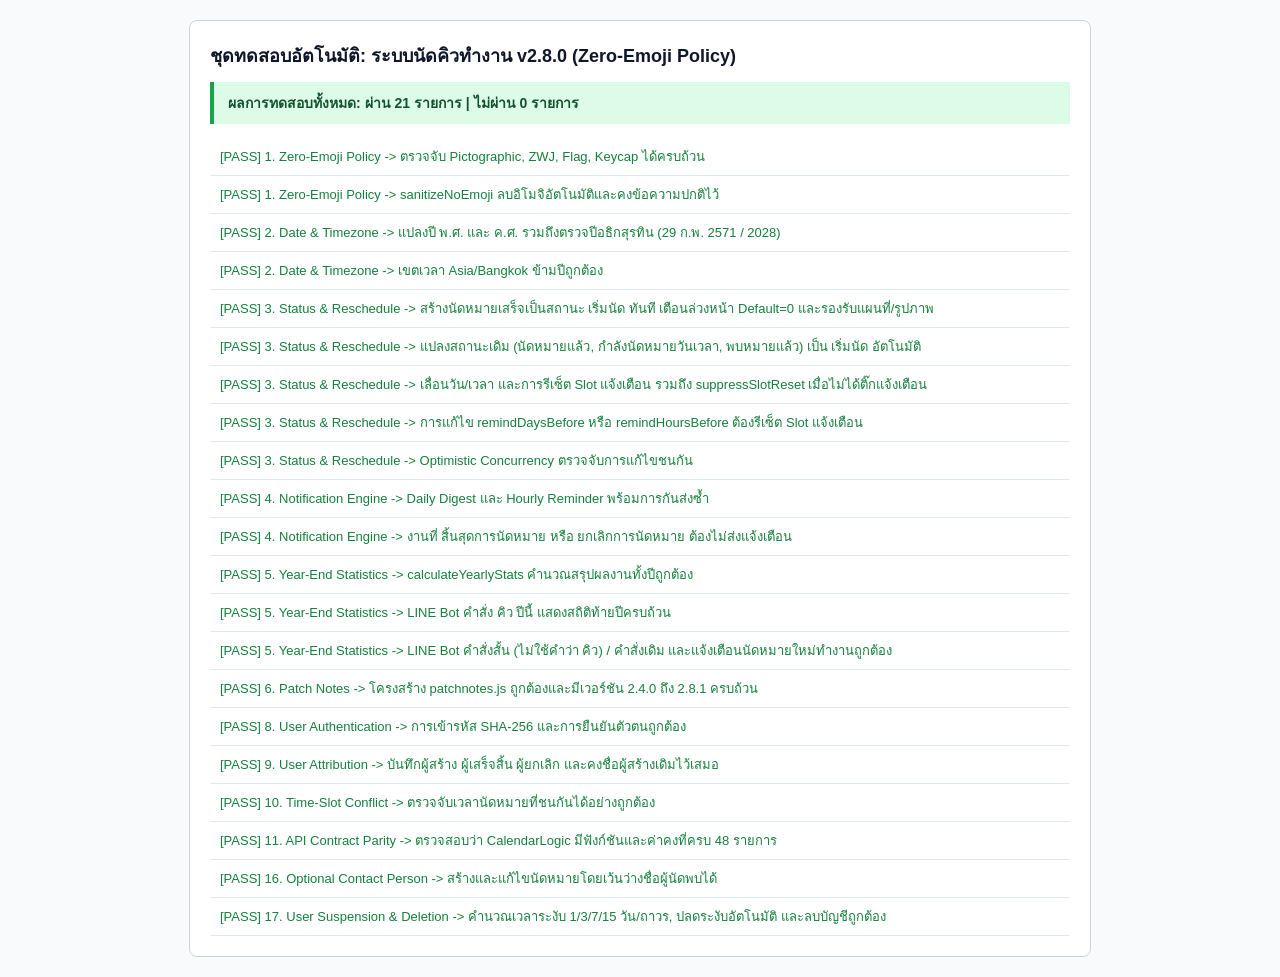
<file: tests.html>
<!DOCTYPE html>
<html lang="th">
<head>
  <meta charset="UTF-8">
  <meta name="viewport" content="width=device-width, initial-scale=1.0">
  <title>ชุดทดสอบระบบนัดคิวทำงาน (Unit Tests - Zero Emoji Policy)</title>
  <style>
    body { font-family: -apple-system, BlinkMacSystemFont, "Segoe UI", Roboto, "Noto Sans Thai", sans-serif; background: #f8fafc; color: #0f172a; margin: 0; padding: 20px; font-size: 14px; }
    .container { max-width: 860px; margin: 0 auto; background: #fff; border: 1px solid #cbd5e1; border-radius: 8px; padding: 20px; }
    h1 { margin-top: 0; font-size: 18px; color: #0f172a; }
    .summary-pass { padding: 10px 14px; background: #dcfce7; border-left: 4px solid #16a34a; color: #14532d; font-weight: 700; margin-bottom: 14px; }
    .summary-fail { padding: 10px 14px; background: #fee2e2; border-left: 4px solid #dc2626; color: #7f1d1d; font-weight: 700; margin-bottom: 14px; }
    ul { list-style: none; padding: 0; margin: 0; }
    li { padding: 8px 10px; border-bottom: 1px solid #e2e8f0; font-size: 13px; }
    li.pass { color: #15803d; }
    li.fail { color: #b91c1c; font-weight: 700; }
  </style>
</head>
<body>
  <div class="container">
    <h1>ชุดทดสอบอัตโนมัติ: ระบบนัดคิวทำงาน v2.8.0 (Zero-Emoji Policy)</h1>
    <div id="testSummary">กำลังประมวลผลการทดสอบ...</div>
    <ul id="testList"></ul>
  </div>
  <script src="patchnotes.js"></script>
  <script src="logic.js"></script>
  <script src="tests.js"></script>
</body>
</html>
</file>
<file: style.css>
/** style.css - Executive Indigo-Slate & Traffic-Light Semantics UI (v2.8.0) */

/* === 1. Design Tokens (Light & Dark Themes) === */
:root{
  --bg-body:#f5f7fb;--bg-g:radial-gradient(1200px 520px at 50% -140px,rgba(79,70,229,.08),transparent 70%),#f5f7fb;
  --bg-surface:#fff;--bg-m:#f1f5f9;--bg-s:#f8fafc;--bg-h:rgba(255,255,255,.92);
  --text-main:#0f172a;--text-secondary:#475569;--text-muted:#64748b;
  --border:#e2e8f0;--bd-l:#f1f5f9;--bd-s:#cbd5e1;
  --primary:#4f46e5;--primary-hover:#4338ca;--p-gr:linear-gradient(135deg,#4f46e5,#3730a3);--p-bg:#eef2ff;--p-bd:#c7d2fe;--p-tx:#4338ca;
  --accent-cta:linear-gradient(135deg,#4f46e5,#2563eb);--accent-cta-hover:linear-gradient(135deg,#4338ca,#1d4ed8);
  --accent-orange:#f59e0b;--accent-hover:#d97706;--accent-soft:#fffbeb;--accent-border:#fde68a;--accent-text:#b45309;
  --c1-bg:#f0f9ff;--st-conf-text:#0369a1;--st-conf-border:#0284c7;
  --c2-bg:#ecfdf5;--st-comp-text:#047857;--st-comp-border:#10b981;
  --c3-bg:#fff1f2;--st-canc-text:#be123c;--st-canc-border:#f43f5e;
  --danger-bg:#fef2f2;--danger-text:#b91c1c;--d-bd:#ef4444;
  --warn-bg:#fffbeb;--warn-text:#b45309;--warn-border:#f59e0b;
  --i-bd:#bae6fd;--chat-canvas:#e9eff8;
  --sh-s:0 1px 3px rgba(15,23,42,.05),0 4px 14px rgba(15,23,42,.04);
  --sh-h:0 8px 22px rgba(79,70,229,.10),0 2px 6px rgba(15,23,42,.04);
  --sh-m:0 24px 50px rgba(15,23,42,.22);
}
[data-theme="dark"]{
  --bg-body:#090d16;--bg-g:radial-gradient(1200px 520px at 50% -140px,rgba(99,102,241,.16),transparent 70%),#090d16;
  --bg-surface:#111827;--bg-m:#1e293b;--bg-s:#0d1322;--bg-h:rgba(17,24,39,.92);
  --text-main:#f8fafc;--text-secondary:#94a3b8;--text-muted:#64748b;
  --border:#1f2937;--bd-l:#1e293b;--bd-s:#334155;
  --primary:#818cf8;--primary-hover:#6366f1;--p-gr:linear-gradient(135deg,#6366f1,#4f46e5);--p-bg:rgba(99,102,241,.16);--p-bd:rgba(129,140,248,.35);--p-tx:#a5b4fc;
  --accent-cta:linear-gradient(135deg,#6366f1,#3b82f6);--accent-cta-hover:linear-gradient(135deg,#4f46e5,#2563eb);
  --accent-orange:#fbbf24;--accent-hover:#f59e0b;--accent-soft:rgba(245,158,11,.16);--accent-border:rgba(251,191,36,.35);--accent-text:#fcd34d;
  --c1-bg:rgba(2,132,199,.16);--st-conf-text:#38bdf8;--st-conf-border:#0ea5e9;
  --c2-bg:rgba(16,185,129,.16);--st-comp-text:#34d399;--st-comp-border:#10b981;
  --c3-bg:rgba(244,63,94,.16);--st-canc-text:#fb7185;--st-canc-border:#f43f5e;
  --danger-bg:rgba(239,68,68,.16);--danger-text:#fca5a5;--d-bd:#ef4444;
  --warn-bg:rgba(245,158,11,.16);--warn-text:#fcd34d;--warn-border:#f59e0b;
  --i-bd:rgba(14,165,233,.35);--chat-canvas:#0b1426;
  --sh-s:0 2px 10px rgba(0,0,0,.32);--sh-h:0 8px 24px rgba(0,0,0,.48);
}

/* === 2. Reset, Typography & Shared Layout Primitives === */
*{box-sizing:border-box}
body{margin:0;min-height:100vh;font-family:"Inter","Noto Sans Thai",-apple-system,sans-serif;background:var(--bg-g);color:var(--text-main);font-size:15px;line-height:1.55;-webkit-font-smoothing:antialiased}
h1,h2,h3,h4,.brand-title,.cal-month-title,.section-heading,.stat-pill-text strong,.stat-box-val,.apt-day-num,.queue-group-title{font-family:"Prompt","Inter",sans-serif}
svg{fill:none;stroke:currentColor;stroke-width:2;stroke-linecap:round;stroke-linejoin:round;flex-shrink:0}
.stat-pill,.filter-panel,.apt-card-slim,.calendar-controls,.year-summary-card,.panel-card,.agenda-side-card{background:var(--bg-surface);border:1px solid var(--border);border-radius:14px;box-shadow:var(--sh-s)}
.brand-logo,.stat-pill-icon,.settings-card-icon,.modal-icon-badge,.bot-avatar,.btn-cell-add,.cal-date-num,.mobile-nav-fab,.web-push-icon{display:inline-flex;align-items:center;justify-content:center}
.header-inner,.quota-bar-inner,.list-section-header,.queue-group-header,.cal-cell-head,.month-box-header,.user-stat-header,.modal-header,.patch-card-head,.web-push-head{display:flex;align-items:center;justify-content:space-between}
.btn-logout,.version-badge,.range-chip,.btn-close,.remind-chip{transition:background .15s,color .15s,border-color .15s}
.form-section-box,.guide-section,.remind-control-box,.img-upload-box,.stat-box,.month-box,.user-stat-card,.notif-feed-item,.checkbox-card{background:var(--bg-s);border:1px solid var(--border)}
.brand-text-col,.appointments-list,.queue-group-section,.apt-main-col,.input-stack,.settings-toggles,.modal-body,.auth-form,.toast-container,.web-push-banner-container,.notif-feed-item,.chat-simulator-window,.map-picker-wrap,.stat-box,.month-box,.user-stat-card,.filter-panel{display:flex;flex-direction:column}
.apt-badges-row,.apt-slim-meta,.apt-attribution-row,.calendar-legend,.pwa-status-row,.header-actions,.brand-title-line{display:flex;align-items:center;flex-wrap:wrap}

/* === 3. App Header, Navigation Tabs & Quota Telemetry Strip === */
.app-header{background:var(--bg-h);backdrop-filter:blur(16px);-webkit-backdrop-filter:blur(16px);border-bottom:1px solid var(--border);position:sticky;top:0;z-index:100}
.header-inner{max-width:1480px;margin:0 auto;padding:10px 24px;gap:14px;flex-wrap:wrap}
.brand-row{display:flex;align-items:center;gap:12px;min-width:0}
.brand-logo{width:42px;height:42px;border-radius:12px;background:var(--p-gr);color:#fff;box-shadow:0 4px 14px rgba(79,70,229,.3);flex-shrink:0}
.brand-text-col{gap:2px;min-width:0}
.brand-title-line{gap:8px}
.brand-badges-group,.header-tools-group,.user-session-identity{display:inline-flex;align-items:center;gap:6px;min-width:0}
.brand-title{margin:0;font-size:19px;font-weight:700;color:var(--text-main);white-space:nowrap}
.brand-subtitle{font-size:12px;color:var(--text-muted)}
.nav-tabs-bar{display:flex;align-items:center;gap:4px;background:var(--bg-m);padding:4px;border-radius:12px;border:1px solid var(--border)}
.tab-btn{background:transparent;color:var(--text-secondary);border:none;padding:7px 14px;border-radius:9px;font-size:13.5px;font-weight:600;cursor:pointer;display:inline-flex;align-items:center;gap:7px;font-family:inherit;transition:background .16s,color .16s,box-shadow .16s;white-space:nowrap}
.tab-btn:hover{color:var(--text-main);background:rgba(255,255,255,.6)}
[data-theme="dark"] .tab-btn:hover{background:rgba(255,255,255,.08)}
.tab-btn.active{background:var(--bg-surface);color:var(--primary);box-shadow:0 1px 4px rgba(15,23,42,.1)}
.nav-tab-count{background:var(--p-bg);color:var(--p-tx);font-size:11px;font-weight:700;padding:1px 7px;border-radius:999px;min-width:20px;text-align:center}
.tab-btn.active .nav-tab-count{background:var(--primary);color:#fff}
.header-actions{gap:8px}
.user-session-bar{display:flex;align-items:center;gap:8px;background:var(--bg-m);border:1px solid var(--border);border-radius:10px;padding:5px 10px;font-size:13px;color:var(--text-secondary)}
.user-session-name{font-weight:700;color:var(--text-main);max-width:140px;overflow:hidden;text-overflow:ellipsis;white-space:nowrap}
.badge-role{font-size:10px;font-weight:800;padding:2px 6px;border-radius:5px;letter-spacing:.3px;text-transform:uppercase;flex-shrink:0}
.badge-role.admin{background:var(--p-bg);color:var(--p-tx);border:1px solid var(--p-bd)}
.badge-role.staff{background:var(--c1-bg);color:var(--st-conf-text);border:1px solid var(--i-bd)}
.btn-account-link{background:var(--p-bg);border:1px solid var(--p-bd);color:var(--p-tx);cursor:pointer;padding:3px 8px;font-size:11.5px;font-weight:600;font-family:inherit;border-radius:6px;white-space:nowrap;display:inline-flex;align-items:center;gap:4px;transition:background .15s,color .15s}
.btn-account-link:hover{background:var(--primary);color:#fff;border-color:var(--primary)}
.btn-logout{background:var(--bg-surface);border:1px solid var(--border);color:var(--text-secondary);cursor:pointer;padding:3px 8px;font-size:11.5px;font-weight:600;font-family:inherit;border-radius:6px;white-space:nowrap}
.btn-logout:hover{background:var(--danger-bg);color:var(--danger-text);border-color:var(--d-bd)}
.btn-theme-toggle{display:inline-flex;align-items:center;gap:5px;font-size:12.5px;font-weight:600;padding:6px 11px;border-radius:10px}
.quota-bar-strip{background:var(--bg-s);border-top:1px solid var(--border);padding:6px 24px;font-size:12.5px;color:var(--text-secondary)}
.quota-bar-inner{max-width:1480px;margin:0 auto;gap:12px}
.quota-progress-wrap{display:inline-flex;align-items:center;gap:8px;font-weight:600;background:var(--bg-surface);border:1px solid var(--border);padding:3px 11px;border-radius:999px;box-shadow:0 1px 2px rgba(15,23,42,.04)}
.quota-progress-wrap svg{color:var(--st-comp-border)}
.quota-progress-track{width:100px;height:7px;background:var(--border);border-radius:999px;overflow:hidden;flex-shrink:0}
.quota-progress-fill{height:100%;background:linear-gradient(90deg,#10b981,#059669);border-radius:999px;transition:width .35s ease}
.quota-progress-fill.warn{background:linear-gradient(90deg,#f59e0b,#d97706)}
.quota-progress-fill.danger{background:linear-gradient(90deg,#ef4444,#dc2626)}
.telemetry-right{display:flex;align-items:center;gap:10px;font-weight:500;min-width:0}
.meta-status{display:inline-flex;align-items:center;gap:6px;font-size:12.5px;color:var(--text-secondary);white-space:nowrap}
.meta-status::before,.mode-badge::before,.status-badge::before{content:"";width:7px;height:7px;border-radius:50%;flex-shrink:0}
.meta-status::before{background:var(--text-muted)}
.meta-status.is-live::before,.mode-badge.live::before{background:#10b981;box-shadow:0 0 0 3px rgba(16,185,129,.2)}
.meta-status.is-demo::before,.mode-badge.demo::before{background:#f59e0b}
.telemetry-sep{color:var(--bd-s)}
.meta-clock{font-weight:600;color:var(--text-main);white-space:nowrap}
@keyframes spinAnim{from{transform:rotate(0deg)}to{transform:rotate(360deg)}}
.is-syncing .sync-icon{animation:spinAnim .9s linear infinite}

/* === 4. Badges, Buttons & Form Inputs === */
.version-badge,.mode-badge,.status-badge,.badge-overdue,.badge-info,.badge-syncing,.apt-rel-badge,.range-chip,.time-chip,.date-preview-pill{display:inline-flex;align-items:center;border-radius:999px;font-weight:600;font-size:12px}
.version-badge{background:var(--p-bg);color:var(--p-tx);border:1px solid var(--p-bd);padding:2px 9px;cursor:pointer;font-weight:700}
.version-badge:hover{background:var(--primary);color:#fff;border-color:var(--primary)}
.mode-badge{gap:6px;padding:2px 9px;font-weight:700}
.mode-badge.demo{background:var(--warn-bg);color:var(--warn-text);border:1px solid var(--warn-border)}
.mode-badge.live{background:var(--c2-bg);color:var(--st-comp-text);border:1px solid var(--st-comp-border)}
.status-badge{gap:6px;padding:3px 10px;font-weight:700;border:1px solid transparent}
.status-badge.status-confirmed{background:var(--c1-bg);color:var(--st-conf-text);border-color:var(--i-bd)}
.status-badge.status-confirmed::before{background:var(--st-conf-border)}
.status-badge.status-completed{background:var(--c2-bg);color:var(--st-comp-text);border-color:var(--st-comp-border)}
.status-badge.status-completed::before{background:var(--st-comp-border)}
.status-badge.status-cancelled{background:var(--c3-bg);color:var(--st-canc-text);border-color:var(--st-canc-border)}
.status-badge.status-cancelled::before{background:var(--st-canc-border)}
.status-badge.status-suspended-temp{background:var(--warn-bg);color:var(--warn-text);border-color:var(--warn-border)}
.status-badge.status-suspended-temp::before{background:var(--warn-border)}
.badge-overdue{background:var(--danger-bg);color:var(--danger-text);border:1px solid var(--d-bd);padding:3px 9px;font-weight:700}
.badge-info{background:var(--bg-m);color:var(--text-secondary);border:1px solid var(--border);padding:2px 9px;font-size:11.5px}
.badge-syncing{background:var(--p-bg);color:var(--p-tx);border:1px solid var(--p-bd);padding:2px 8px;font-size:11px;gap:4px;animation:pulseSync 1.1s ease-in-out infinite alternate}
@keyframes pulseSync{from{opacity:.65}to{opacity:1}}

input[type="text"],input[type="search"],input[type="date"],input[type="time"],input[type="number"],input[type="password"],select,textarea{padding:8px 12px;border:1px solid var(--bd-s);border-radius:10px;font-size:13.5px;font-family:inherit;color:var(--text-main);background:var(--bg-surface);transition:border-color .15s,box-shadow .15s}
input:focus,select:focus,textarea:focus{outline:none;border-color:var(--primary);box-shadow:0 0 0 3px var(--p-bg)}
.btn{display:inline-flex;align-items:center;justify-content:center;gap:7px;padding:8px 15px;border-radius:10px;font-size:13.5px;font-weight:600;border:1px solid transparent;cursor:pointer;font-family:inherit;transition:background .15s,color .15s,border-color .15s,transform .15s,box-shadow .15s;text-decoration:none;white-space:nowrap}
.btn:disabled{opacity:.55;cursor:not-allowed}
.btn-primary{background:var(--p-gr);color:#fff;box-shadow:0 2px 8px rgba(79,70,229,.26)}
.btn-primary:hover:not(:disabled){background:var(--primary-hover);transform:translateY(-1px);box-shadow:0 4px 14px rgba(79,70,229,.34)}
.btn-accent{background:var(--accent-cta);color:#fff;box-shadow:0 2px 10px rgba(79,70,229,.28)}
.btn-accent:hover:not(:disabled){background:var(--accent-cta-hover);transform:translateY(-1px);box-shadow:0 5px 16px rgba(79,70,229,.36)}
.btn-soft{background:var(--p-bg);color:var(--p-tx);border-color:var(--p-bd)}
.btn-soft:hover:not(:disabled){background:var(--primary);color:#fff;border-color:var(--primary)}
.btn-outline{background:var(--bg-surface);color:var(--text-secondary);border-color:var(--bd-s)}
.btn-outline:hover:not(:disabled){background:var(--bg-m);color:var(--text-main);border-color:var(--primary)}
.btn-success{background:#10b981;color:#fff}
.btn-success:hover:not(:disabled){background:#059669}
.btn-warning{background:#f59e0b;color:#fff}
.btn-warning:hover:not(:disabled){background:#d97706}
.btn-danger{background:#ef4444;color:#fff}
.btn-danger:hover:not(:disabled){background:#dc2626}
.btn-danger-ghost{background:transparent;color:var(--danger-text);border-color:var(--border)}
.btn-danger-ghost:hover:not(:disabled){background:var(--danger-bg);border-color:var(--d-bd)}
.btn-sm{padding:6px 12px;font-size:12.5px}
.btn-xs{padding:4px 9px;font-size:11.5px;gap:4px}
.btn-close{background:var(--bg-m);border:1px solid var(--border);width:32px;height:32px;border-radius:999px;font-size:19px;cursor:pointer;color:var(--text-secondary);display:inline-flex;align-items:center;justify-content:center}
.btn-close:hover{background:var(--danger-bg);color:var(--danger-text);border-color:var(--d-bd)}

/* === 5. Main Container, KPI Stat Pills & Filter Toolbar === */
.main-container{max-width:1480px;margin:20px auto 64px;padding:0 24px}
.tab-panel{display:none}
.tab-panel.active{display:block;animation:fadeInPanel .16s ease-out}
@keyframes fadeInPanel{from{opacity:0;transform:translateY(3px)}to{opacity:1;transform:translateY(0)}}
.stat-pills{display:grid;grid-template-columns:repeat(5,minmax(0,1fr));gap:14px;margin-bottom:18px}
.stat-pill{padding:14px 16px;display:flex;flex-direction:row-reverse;align-items:center;justify-content:space-between;gap:12px;cursor:pointer;transition:transform .16s,box-shadow .16s,border-color .16s;position:relative;overflow:hidden;border-top:3px solid var(--border)}
.stat-pill.stat-all{border-top-color:var(--primary)}
.stat-pill.stat-all .stat-pill-icon{background:var(--p-bg);color:var(--primary)}
.stat-pill.stat-confirmed{border-top-color:var(--st-conf-border)}
.stat-pill.stat-confirmed .stat-pill-icon{background:var(--c1-bg);color:var(--st-conf-text)}
.stat-pill.stat-completed{border-top-color:var(--st-comp-border)}
.stat-pill.stat-completed .stat-pill-icon{background:var(--c2-bg);color:var(--st-comp-text)}
.stat-pill.stat-cancelled{border-top-color:var(--st-canc-border)}
.stat-pill.stat-cancelled .stat-pill-icon{background:var(--c3-bg);color:var(--st-canc-text)}
.stat-pill.stat-overdue{border-top-color:var(--d-bd)}
.stat-pill.stat-overdue .stat-pill-icon{background:var(--danger-bg);color:var(--danger-text)}
.stat-pill:hover{transform:translateY(-2px);box-shadow:var(--sh-h);border-color:var(--p-bd)}
.stat-pill.active-stat{border-color:var(--primary);background:linear-gradient(180deg,var(--p-bg) 0%,var(--bg-surface) 45%);box-shadow:0 0 0 2px var(--p-bg),var(--sh-s)}
.stat-pill-icon{width:42px;height:42px;border-radius:12px;flex-shrink:0}
.stat-pill-text{display:flex;flex-direction:column;line-height:1.25;min-width:0}
.stat-pill-text span{font-size:13px;color:var(--text-secondary);font-weight:600}
.stat-pill-text strong{font-size:26px;font-weight:800;color:var(--text-main);margin-top:3px}

.filter-panel{padding:14px 18px;margin-bottom:18px;gap:12px}
.quick-range-bar{display:flex;align-items:center;gap:7px;flex-wrap:wrap;padding-bottom:11px;border-bottom:1px solid var(--bd-l)}
.quick-range-label{font-size:12.5px;font-weight:700;color:var(--text-muted);margin-right:4px;flex-shrink:0}
.range-chip{background:var(--bg-s);color:var(--text-secondary);border:1px solid var(--border);padding:5px 13px;cursor:pointer;font-size:12.5px;font-family:inherit;flex-shrink:0;white-space:nowrap}
.range-chip:hover{color:var(--primary);background:var(--p-bg);border-color:var(--p-bd)}
.range-chip.active{background:var(--primary);color:#fff;border-color:var(--primary);box-shadow:0 2px 6px rgba(79,70,229,.24)}
.filter-toolbar{display:grid;grid-template-columns:minmax(220px,1.8fr) repeat(2,minmax(145px,1fr)) 150px auto;gap:10px;align-items:center}
.search-input-wrap{position:relative;display:flex;align-items:center;width:100%}
.search-icon{position:absolute;left:12px;color:var(--text-muted);pointer-events:none}
.search-input-wrap .input-search{width:100%;padding-left:38px}
.select-filter,.input-date,.input-search,#btnClearFilters{height:38px}

/* === 6. Queue List & Appointment Slim Cards === */
.list-section-header{margin-bottom:12px}
.list-result-count{font-size:13.5px;font-weight:600;color:var(--text-secondary)}
.appointments-list{gap:18px}
.queue-group-section{gap:10px}
.queue-group-header{gap:10px;padding:7px 14px;border-radius:10px;background:var(--bg-m);border:1px solid var(--border)}
.queue-group-title-wrap{display:flex;align-items:center;gap:8px;min-width:0}
.queue-group-dot{width:9px;height:9px;border-radius:50%;flex-shrink:0;background:var(--primary)}
.queue-group-title{font-size:13.5px;font-weight:700;color:var(--text-main)}
.queue-group-count{font-size:12px;font-weight:700;padding:2px 9px;border-radius:999px;background:var(--bg-surface);color:var(--text-secondary);border:1px solid var(--border);flex-shrink:0}
.queue-group-header.group-overdue{background:var(--danger-bg);border-color:rgba(239,68,68,.3)}
.queue-group-header.group-overdue .queue-group-dot{background:#ef4444}
.queue-group-header.group-overdue .queue-group-title{color:var(--danger-text)}
.queue-group-header.group-today{background:var(--accent-soft);border-color:var(--accent-border)}
.queue-group-header.group-today .queue-group-dot{background:#f59e0b}
.queue-group-header.group-today .queue-group-title{color:var(--accent-text)}
.queue-group-header.group-tomorrow{background:var(--c1-bg);border-color:var(--i-bd)}
.queue-group-header.group-tomorrow .queue-group-dot{background:var(--st-conf-border)}
.queue-group-header.group-tomorrow .queue-group-title{color:var(--st-conf-text)}
.queue-group-header.group-history .queue-group-dot{background:var(--text-muted)}
.queue-group-items{display:flex;flex-direction:column;gap:11px}

.apt-card-slim{padding:15px 18px;border-left-width:5px;display:grid;grid-template-columns:132px minmax(0,1fr) auto;gap:18px;align-items:center;transition:transform .15s,box-shadow .15s,opacity .15s;content-visibility:auto;contain-intrinsic-size:auto 118px}
.apt-card-slim:hover{transform:translateY(-2px);box-shadow:var(--sh-h)}
.apt-card-slim.status-confirmed{border-left-color:var(--st-conf-border)}
.apt-card-slim.status-completed{border-left-color:var(--st-comp-border)}
.apt-card-slim.status-cancelled{border-left-color:var(--st-canc-border);opacity:.88}
.apt-card-slim.is-overdue{border-left-color:var(--d-bd)}
.apt-date-block{background:var(--bg-m);border:1px solid var(--border);border-radius:12px;padding:10px;display:flex;flex-direction:column;align-items:center;justify-content:center;text-align:center;min-height:86px}
.apt-card-slim.status-confirmed .apt-date-block{background:var(--c1-bg);border-color:var(--i-bd)}
.apt-card-slim.status-completed .apt-date-block{background:var(--c2-bg);border-color:rgba(16,185,129,.28)}
.apt-card-slim.status-cancelled .apt-date-block{background:var(--c3-bg);border-color:rgba(244,63,94,.28)}
.apt-card-slim.is-overdue .apt-date-block{background:var(--danger-bg);border-color:rgba(239,68,68,.32)}
.apt-rel-badge{font-size:11px;padding:2px 8px;margin-bottom:4px;background:var(--bg-surface);color:var(--text-secondary);border:1px solid var(--border)}
.apt-rel-badge.rel-today{background:linear-gradient(135deg,#f59e0b,#ea580c);color:#fff;border-color:var(--accent-hover);font-weight:700}
.apt-rel-badge.rel-overdue{background:var(--d-bd);color:#fff;border-color:var(--d-bd);font-weight:700}
.apt-day-num{font-size:25px;font-weight:800;line-height:1.1;color:var(--text-main)}
.apt-month-yr{font-size:12px;font-weight:600;color:var(--text-secondary)}
.apt-time-pill{margin-top:5px;font-size:12.5px;font-weight:700;color:var(--st-conf-text);display:inline-flex;align-items:center;gap:4px}
.apt-card-slim.status-completed .apt-time-pill{color:var(--st-comp-text)}
.apt-card-slim.status-cancelled .apt-time-pill{color:var(--st-canc-text)}
.apt-card-slim.is-overdue .apt-time-pill{color:var(--danger-text)}
.apt-main-col{gap:7px;min-width:0}
.apt-badges-row{gap:6px}
.apt-id-code{font-family:ui-monospace,Consolas,monospace;font-size:11px;font-weight:700;background:var(--bg-m);color:var(--text-secondary);padding:2px 8px;border-radius:6px;border:1px solid var(--border)}
.apt-slim-title{font-size:16.5px;font-weight:700;margin:0;color:var(--text-main);line-height:1.35}
.apt-slim-meta{gap:14px;font-size:13px;color:var(--text-secondary)}
.apt-meta-chip{display:inline-flex;align-items:center;gap:5px}
.apt-meta-chip svg{color:var(--text-muted)}
.apt-meta-chip strong{color:var(--text-main);font-weight:600}
.apt-meta-chip.map-chip svg{color:var(--primary)}
.apt-meta-chip.img-chip svg{color:var(--st-comp-border)}
.apt-attribution-row{gap:8px;font-size:12px;margin-top:1px}
.attribution-tag{display:inline-flex;align-items:center;gap:5px;background:var(--bg-s);color:var(--text-secondary);padding:2px 8px;border-radius:6px;border:1px solid var(--border)}
.attribution-tag strong{color:var(--text-main)}
.attribution-tag.completed{background:var(--c2-bg);color:var(--st-comp-text);border-color:rgba(16,185,129,.35)}
.attribution-tag.cancelled{background:var(--c3-bg);color:var(--st-canc-text);border-color:rgba(244,63,94,.35)}
.apt-notes-bar{font-size:12.5px;color:var(--text-secondary);background:var(--bg-s);padding:6px 11px;border-radius:7px;border-left:3px solid var(--accent-orange);margin-top:2px}
.apt-slim-actions{display:flex;align-items:center;gap:6px;flex-wrap:wrap;justify-content:flex-end}
.btn-view-map{color:var(--p-tx);border-color:var(--p-bd);background:var(--p-bg)}
.btn-view-map:hover:not(:disabled){background:var(--primary);color:#fff;border-color:var(--primary)}
.btn-view-image{color:var(--st-comp-text);border-color:rgba(16,185,129,.35);background:var(--c2-bg)}
.btn-view-image:hover:not(:disabled){background:#10b981;color:#fff;border-color:#10b981}

/* === 7. Monthly Calendar Split View === */
.calendar-controls{padding:14px 18px;margin-bottom:16px;display:flex;justify-content:space-between;align-items:center;flex-wrap:wrap;gap:14px}
.cal-nav-group,.cal-jump-group,.btn-segmented,.export-actions-group,.agenda-header-actions{display:flex;align-items:center;gap:7px;flex-wrap:wrap}
.cal-month-title{margin:0 0 0 10px;font-size:20px;font-weight:700;color:var(--text-main)}
.calendar-split-layout{display:grid;grid-template-columns:minmax(0,1.8fr) minmax(380px,1.1fr);gap:18px;align-items:start}
.calendar-grid{display:grid;grid-template-columns:repeat(7,minmax(0,1fr));gap:1px;background:var(--border);border:1px solid var(--border);border-radius:14px;overflow:hidden;box-shadow:var(--sh-s)}
.cal-day-header{background:var(--bg-m);color:var(--text-secondary);padding:10px 4px;text-align:center;font-size:13px;font-weight:700}
.cal-cell{background:var(--bg-surface);min-height:116px;padding:7px;display:flex;flex-direction:column;gap:4px;cursor:pointer;transition:background .12s,box-shadow .12s;position:relative}
.cal-cell:hover{background:var(--bg-s)}
.cal-cell.empty{background:var(--bg-s);opacity:.55;cursor:default}
.cal-cell.today{background:var(--p-bg)}
.cal-cell.selected{outline:2px solid var(--primary);outline-offset:-2px;z-index:2;box-shadow:inset 0 0 0 1px var(--p-bd)}
.cal-cell-head{margin-bottom:3px}
.cal-date-num{font-size:13px;font-weight:700;color:var(--text-secondary);width:26px;height:26px;border-radius:999px}
.cal-cell.today .cal-date-num{background:var(--primary);color:#fff}
.btn-cell-add{opacity:0;width:22px;height:22px;border-radius:6px;border:1px solid var(--border);background:var(--bg-surface);color:var(--primary);font-size:14px;font-weight:700;cursor:pointer;padding:0;transition:opacity .14s,background .14s,color .14s,border-color .14s}
.cal-cell:hover .btn-cell-add{opacity:1}
.btn-cell-add:hover{background:var(--primary);color:#fff;border-color:var(--primary)}
.cal-apt-pill{font-size:11.5px;font-weight:600;padding:3px 6px;border-radius:5px;white-space:nowrap;overflow:hidden;text-overflow:ellipsis;border-left:3px solid transparent}
.cal-apt-pill.status-confirmed{background:var(--c1-bg);color:var(--st-conf-text);border-left-color:var(--st-conf-border)}
.cal-apt-pill.status-completed{background:var(--c2-bg);color:var(--st-comp-text);border-left-color:var(--st-comp-border)}
.cal-apt-pill.status-cancelled{background:var(--c3-bg);color:var(--st-canc-text);border-left-color:var(--st-canc-border)}
.calendar-legend{gap:16px;margin-top:12px;font-size:13px;color:var(--text-secondary)}
.legend-item{display:inline-flex;align-items:center;gap:7px;font-weight:500}
.legend-dot{width:9px;height:9px;border-radius:50%;display:inline-block}
.legend-dot.status-confirmed{background:var(--st-conf-border)}
.legend-dot.status-completed{background:var(--st-comp-border)}
.legend-dot.status-cancelled{background:var(--st-canc-border)}
.legend-hint{margin-left:auto;color:var(--text-muted);font-size:12px}
.calendar-side-pane{position:sticky;top:106px}
.agenda-side-card{margin-bottom:0;max-height:calc(100vh - 130px);display:flex;flex-direction:column;padding:18px 20px}
.agenda-header{display:flex;align-items:flex-start;justify-content:space-between;flex-wrap:wrap;gap:8px;padding-bottom:12px;border-bottom:1px solid var(--border);margin-bottom:14px}
.agenda-eyebrow{font-size:12px;font-weight:700;text-transform:uppercase;color:var(--primary);letter-spacing:.4px}
.agenda-header h3{margin:3px 0 0;font-size:16px}
.agenda-scroll-list{overflow-y:auto;padding-right:3px;gap:10px}
.agenda-scroll-list .apt-card-slim{grid-template-columns:104px minmax(0,1fr);padding:12px 14px;gap:12px}
.agenda-scroll-list .apt-date-block{padding:8px 6px;overflow:hidden}
.agenda-scroll-list .apt-slim-actions{grid-column:1 / -1;justify-content:flex-end;border-top:1px solid var(--bd-l);padding-top:9px}

/* === 8. Yearly Overview & User Performance Analytics === */
.year-top-bar,.panel-card-head{display:flex;align-items:center;justify-content:space-between;gap:14px;flex-wrap:wrap;margin-bottom:16px}
.section-heading{margin:0;font-size:20px;color:var(--text-main)}
.section-subheading{margin:3px 0 0;font-size:13.5px;color:var(--text-secondary)}
.year-cards-strip{display:grid;grid-template-columns:repeat(auto-fit,minmax(200px,1fr));gap:14px;margin-bottom:18px}
.year-summary-card{padding:14px 16px;cursor:pointer;transition:transform .16s,border-color .16s,box-shadow .16s}
.year-summary-card:hover{transform:translateY(-2px);border-color:var(--p-bd)}
.year-summary-card.active{border-color:var(--primary);background:var(--p-bg);box-shadow:0 0 0 2px var(--p-bd)}
.year-stats-grid{display:grid;grid-template-columns:repeat(auto-fit,minmax(190px,1fr));gap:14px;margin-top:10px}
.stat-box{border-radius:14px;padding:14px 16px}
.stat-box-title{font-size:13px;color:var(--text-secondary);font-weight:600}
.stat-box-val{font-size:28px;font-weight:800;color:var(--text-main);margin-top:5px}
.stat-box-sub{font-size:12px;color:var(--text-muted);margin-top:4px}
.months-12-grid{display:grid;grid-template-columns:repeat(auto-fill,minmax(280px,1fr));gap:14px}
.month-box{border-radius:14px;padding:14px;gap:9px;transition:border-color .15s;content-visibility:auto;contain-intrinsic-size:auto 180px}
.month-box:hover{border-color:var(--p-bd)}
.month-box-header{border-bottom:1px solid var(--border);padding-bottom:7px;font-weight:700;font-size:14px;color:var(--text-main)}
.month-mini-bar{height:6px;background:var(--border);border-radius:999px;overflow:hidden;display:flex}
.user-stats-grid{display:grid;grid-template-columns:repeat(auto-fill,minmax(260px,1fr));gap:14px}
.user-stat-card{border-radius:14px;padding:14px 16px;gap:8px}
.user-stat-header{font-weight:700;font-size:14.5px;color:var(--text-main);border-bottom:1px solid var(--bd-l);padding-bottom:6px}
.user-stat-counts{display:flex;gap:12px;flex-wrap:wrap;font-size:13px;color:var(--text-secondary)}

/* === 9. Settings, User Management, Bot Simulator & Data Tables === */
.settings-grid-2{display:grid;grid-template-columns:1fr 1fr;gap:18px;margin-bottom:18px}
.panel-card{padding:18px 20px;margin-bottom:18px}
.panel-card h3{margin:0;font-size:16px;color:var(--text-main)}
.settings-card-header{display:flex;align-items:flex-start;gap:14px;margin-bottom:16px;padding-bottom:14px;border-bottom:1px solid var(--bd-l)}
.settings-card-icon{width:42px;height:42px;border-radius:12px;background:var(--p-bg);color:var(--primary);flex-shrink:0}
.settings-card-icon.bot-icon{background:var(--c2-bg);color:var(--st-comp-text)}
.input-stack,.settings-toggles{gap:12px}
.input-stack label{font-size:13px;font-weight:600;color:var(--text-secondary);display:block;margin-bottom:4px}
.input-stack input{width:100%}
.checkbox-card{display:flex;align-items:flex-start;gap:11px;padding:10px 14px;border-radius:10px;cursor:pointer}
.checkbox-card input[type="checkbox"]{margin-top:3px;accent-color:var(--primary)}
.checkbox-card strong{display:block;font-size:13.5px;color:var(--text-main)}
.btn-group{display:flex;gap:9px;flex-wrap:wrap;margin-top:5px}
.checkbox-label{display:flex;align-items:center;gap:9px;font-size:13.5px;cursor:pointer;font-weight:600;color:var(--text-main)}
.admin-otp-banner{display:flex;align-items:center;justify-content:space-between;flex-wrap:wrap;gap:10px;background:var(--p-bg);color:var(--p-tx);border:1px solid var(--p-bd);border-radius:10px;padding:10px 14px;margin-bottom:14px;font-size:13px;font-weight:600}
.user-susp-meta{font-size:11px;color:var(--text-muted);margin-top:3px;line-height:1.35}
.user-actions-cell{display:flex;flex-wrap:wrap;gap:5px;align-items:center}

.quick-cmd-strip{display:flex;gap:7px;flex-wrap:wrap;margin-bottom:14px}
.chat-simulator-window{background:var(--chat-canvas);border:1px solid var(--border);border-radius:14px;padding:16px;gap:14px;margin-bottom:12px}
.chat-bubble-row{display:flex;align-items:flex-start;gap:11px}
.chat-bubble-row.user{justify-content:flex-end}
.user-bubble{background:#06c755;color:#fff;padding:9px 16px;border-radius:18px 18px 4px 18px;font-size:13.5px;font-weight:600;max-width:80%;box-shadow:0 2px 6px rgba(6,199,85,.25)}
.bot-avatar{width:36px;height:36px;border-radius:50%;background:var(--p-gr);color:#fff;font-size:11px;font-weight:800;flex-shrink:0;box-shadow:0 2px 6px rgba(79,70,229,.3)}
.bot-reply-wrap{flex:1;min-width:0}
.bot-sender-name{font-size:12px;font-weight:600;color:var(--text-secondary);margin-bottom:5px}
.terminal-output{margin:0;background:var(--bg-surface);color:var(--text-main);font-family:"Inter","Noto Sans Thai",monospace;font-size:13px;line-height:1.55;padding:14px 16px;border-radius:4px 16px 16px 16px;white-space:pre-wrap;min-height:80px;max-height:290px;overflow-y:auto;border:1px solid var(--border);box-shadow:var(--sh-s)}
.chat-input-bar{display:flex;gap:9px}
.chat-input-bar input{flex:1}
.table-scroll{overflow-x:auto}
.data-table{width:100%;border-collapse:collapse;font-size:13px}
.data-table th,.data-table td{border-bottom:1px solid var(--border);padding:10px 12px;text-align:left}
.data-table th{background:var(--bg-m);font-weight:700;color:var(--text-secondary);white-space:nowrap}
.data-table tbody tr:hover{background:var(--bg-s)}
.empty-state{background:var(--bg-surface);border:1px dashed var(--bd-s);border-radius:14px;padding:36px 24px;text-align:center;color:var(--text-secondary);font-size:14px}

/* === 10. Modals, Map Picker, Image Lightbox & Account Controls === */
.modal-backdrop{position:fixed;inset:0;background:rgba(15,23,42,.65);backdrop-filter:blur(4px);display:none;align-items:center;justify-content:center;padding:16px;z-index:200}
.modal-backdrop.active{display:flex}
.modal-dialog{background:var(--bg-surface);border-radius:18px;width:100%;max-width:620px;max-height:92vh;overflow-y:auto;border:1px solid var(--border);box-shadow:var(--sh-m);animation:modalPopIn .16s ease-out}
@keyframes modalPopIn{from{opacity:0;transform:translateY(6px) scale(.98)}to{opacity:1;transform:translateY(0) scale(1)}}
.modal-dialog-wide{max-width:740px}
.modal-dialog-sm{max-width:440px}
.modal-header{padding:16px 20px;background:var(--bg-s);border-bottom:1px solid var(--border)}
.modal-header-title{display:flex;align-items:center;gap:11px}
.modal-icon-badge{width:38px;height:38px;border-radius:10px;background:var(--p-bg);color:var(--primary)}
.modal-header h2{margin:0;font-size:17.5px;color:var(--text-main)}
.modal-body{padding:18px 20px;gap:14px}
.modal-body label{font-size:13px;font-weight:600;color:var(--text-secondary);display:block;margin-bottom:5px}
.req-star{color:#ef4444}
.modal-body input,.modal-body select,.modal-body textarea{width:100%}
.form-section-box{border-radius:14px;padding:14px}
.date-preview-pill{margin-top:6px;color:var(--p-tx);background:var(--p-bg);padding:3px 9px;border-radius:7px;font-size:12.5px}
.time-presets{display:flex;gap:5px;flex-wrap:wrap;margin-top:6px}
.time-chip{background:var(--bg-surface);border:1px solid var(--border);color:var(--text-secondary);border-radius:7px;padding:3px 8px;cursor:pointer;font-size:12.5px}
.time-chip:hover{border-color:var(--primary);color:var(--primary)}
.reason-highlight-box{background:var(--warn-bg);border:1px solid var(--warn-border);border-radius:10px;padding:11px 14px}
.notify-line-box{background:var(--p-bg);border:1px solid var(--p-bd);border-radius:10px;padding:11px 14px}
.modal-footer{padding:14px 20px;border-top:1px solid var(--border);background:var(--bg-s);display:flex;justify-content:flex-end;gap:9px}
.form-row-2{display:grid;grid-template-columns:1fr 1fr;gap:14px}
.hint-text{font-size:12px;color:var(--text-muted);margin:3px 0 0}

.guide-content{gap:14px}
.guide-section{border-radius:14px;padding:14px 16px}
.guide-section h4{margin:0 0 7px;font-size:15px;color:var(--primary)}
.guide-section p{margin:0 0 7px;font-size:13px;color:var(--text-secondary)}
.guide-list{margin:0;padding-left:20px;font-size:13px;color:var(--text-main)}
.guide-list li{margin-bottom:5px}
.guide-cmd-grid{display:grid;grid-template-columns:repeat(auto-fit,minmax(220px,1fr));gap:9px;margin-top:9px}
.guide-cmd-item{background:var(--bg-surface);border:1px solid var(--border);border-radius:10px;padding:8px 11px;display:flex;flex-direction:column;gap:3px;font-size:12.5px}
.guide-cmd-item code{font-weight:700;color:var(--primary);font-size:13px}
.guide-cmd-item span{color:var(--text-secondary)}
.patch-card{border-bottom:1px solid var(--border);padding-bottom:14px;margin-bottom:14px}
.patch-card:last-child{border-bottom:none;margin-bottom:0}
.patch-card-head{margin-bottom:5px;font-weight:700;font-size:14.5px;color:var(--primary)}
.patch-card-desc{font-weight:600;color:var(--text-main);font-size:13.5px;margin-bottom:7px}
.patch-card ul{margin:0;padding-left:20px;font-size:13px;color:var(--text-secondary)}
.patch-card li{margin-bottom:5px}

.conflict-warning-box{background:var(--warn-bg);color:var(--warn-text);border:1px solid var(--warn-border);border-radius:10px;padding:10px 14px;font-size:13px;font-weight:600}
.creator-info-pill{background:var(--bg-m);color:var(--text-secondary);border:1px solid var(--border);border-radius:6px;padding:4px 10px;font-size:12px}
.alert-error{background:var(--danger-bg);color:var(--danger-text);border:1px solid var(--d-bd);border-radius:10px;padding:9px 13px;font-size:13px;font-weight:600}
.danger-confirm-box{background:var(--danger-bg);color:var(--danger-text);border:1px solid var(--d-bd);border-radius:10px;padding:11px 14px;font-size:13px}
.bind-code-box{margin-top:12px;padding:10px 12px;background:var(--bg-surface);border:1px solid var(--p-bd);border-radius:10px}
.bind-code-cmd-row{display:flex;align-items:center;justify-content:space-between;gap:8px;margin-top:6px;padding:7px 10px;background:var(--p-bg);border-radius:8px}
.bind-code-cmd-row code{font-size:14px;font-weight:800;color:var(--p-tx);letter-spacing:.5px}
.suspend-duration-grid{display:grid;grid-template-columns:repeat(5,minmax(0,1fr));gap:6px;margin-top:4px}
.duration-chip{background:var(--bg-surface);border:1px solid var(--bd-s);color:var(--text-secondary);border-radius:9px;padding:8px 4px;font-size:12.5px;font-weight:700;font-family:inherit;cursor:pointer;transition:background .14s,color .14s,border-color .14s}
.duration-chip:hover{border-color:var(--primary);color:var(--primary);background:var(--p-bg)}
.duration-chip.active{background:var(--accent-orange);color:#fff;border-color:var(--accent-hover)}

.remind-control-box,.img-upload-box{border-radius:10px;padding:10px 12px;display:flex;flex-direction:column;gap:8px}
.remind-stepper{display:flex;align-items:center;gap:6px}
.remind-stepper input{text-align:center;font-weight:700;font-size:14px;height:34px;padding:4px 8px}
.btn-remind-step{width:34px;height:34px;padding:0;font-size:16px;font-weight:700;flex-shrink:0}
.remind-chips-bar{display:flex;flex-wrap:wrap;gap:5px}
.remind-chip{background:var(--bg-surface);border:1px solid var(--bd-s);color:var(--text-secondary);border-radius:999px;padding:3px 10px;font-size:12px;font-weight:600;font-family:inherit;cursor:pointer;transition:background .14s,color .14s,border-color .14s}
.remind-chip:hover{border-color:var(--primary);color:var(--primary);background:var(--p-bg)}
.remind-chip.active{background:var(--primary);border-color:var(--primary);color:#fff;box-shadow:0 2px 5px rgba(79,70,229,.25)}

.map-tools-bar{display:flex;flex-wrap:wrap;gap:6px;margin-top:8px}
.map-picker-wrap{margin-top:10px;padding:10px;background:var(--bg-surface);border:1px solid var(--bd-s);border-radius:10px;gap:8px}
.map-search-row{display:flex;gap:6px}
.map-search-row input{flex:1;height:34px;font-size:13px}
.leaflet-map-box{width:100%;height:220px;border-radius:8px;border:1px solid var(--border);background:var(--bg-m);z-index:1}
.map-preview-frame{width:100%;height:340px;border-radius:10px;border:1px solid var(--border);overflow:hidden;background:var(--bg-m);position:relative;z-index:1}
.map-embed-iframe{width:100%;height:100%;border:0;display:block}
.img-upload-row{display:flex;gap:8px;align-items:center;flex-wrap:wrap}
.img-upload-row input[type="text"]{flex:1;min-width:180px;height:34px;font-size:13px}
.img-preview-box{display:flex;align-items:center;gap:12px;flex-wrap:wrap;padding:8px;background:var(--bg-surface);border:1px dashed var(--bd-s);border-radius:8px}
.img-preview-box img{max-width:140px;max-height:92px;border-radius:6px;object-fit:cover;border:1px solid var(--border)}
.lightbox-img-wrap{display:flex;align-items:center;justify-content:center;background:var(--bg-s);border:1px solid var(--border);border-radius:10px;padding:10px;min-height:220px}
.lightbox-img-wrap img{max-width:100%;max-height:68vh;border-radius:8px;object-fit:contain}

/* === 11. Auth Gate Screen, OTP Reset, Toast & Web Push Banners === */
.auth-gate-screen{min-height:100vh;width:100%;display:flex;align-items:center;justify-content:center;padding:24px 16px;background:radial-gradient(circle at 20% 20%,var(--p-bg),var(--bg-body) 65%)}
.auth-card{width:100%;max-width:480px;background:var(--bg-surface);border:1px solid var(--border);border-radius:18px;box-shadow:var(--sh-m);padding:26px 28px;display:flex;flex-direction:column;gap:20px}
.auth-card-top{display:flex;align-items:flex-start;justify-content:space-between;gap:12px;padding-bottom:16px;border-bottom:1px solid var(--border)}
.auth-brand{display:flex;align-items:center;gap:12px}
.auth-tabs{display:grid;grid-template-columns:1fr 1fr;background:var(--bg-m);padding:4px;border-radius:10px;border:1px solid var(--border);gap:4px}
.auth-tab-btn{border:none;background:transparent;color:var(--text-secondary);font-family:inherit;font-size:14px;font-weight:700;padding:9px 12px;border-radius:7px;cursor:pointer;transition:background .16s,color .16s,box-shadow .16s ease}
.auth-tab-btn.active{background:var(--bg-surface);color:var(--primary);box-shadow:var(--sh-s)}
.auth-form{gap:14px}
.auth-form label{font-size:13px;font-weight:600;color:var(--text-secondary);display:block;margin-bottom:5px}
.auth-form input{width:100%}
.auth-info-pill{background:var(--p-bg);color:var(--p-tx);border:1px solid var(--p-bd);border-radius:10px;padding:9px 13px;font-size:12.5px;font-weight:600}
.auth-submit-btn{width:100%;justify-content:center;padding:11px 16px;font-size:14.5px;margin-top:4px}
.auth-footer-switch{display:flex;align-items:center;justify-content:center;gap:6px;padding-top:10px;border-top:1px dashed var(--border);font-size:13px;color:var(--text-secondary)}
.auth-inline-row{display:flex;justify-content:flex-end;margin-top:6px}
.btn-link-inline{background:none;border:none;color:var(--primary);font-family:inherit;font-size:13px;font-weight:700;cursor:pointer;padding:0;text-decoration:underline}
.btn-link-inline:hover{color:var(--primary-hover)}
.otp-input{font-family:ui-monospace,Consolas,monospace;font-size:20px;font-weight:800;letter-spacing:7px;text-align:center}
.reset-step-badge{background:var(--c2-bg);color:var(--st-comp-text);border:1px solid var(--st-comp-border);border-radius:10px;padding:9px 13px;font-size:13px}
.reset-tip-box{background:var(--bg-s);border:1px dashed var(--bd-s);border-radius:10px;padding:10px 13px;font-size:12.5px;color:var(--text-secondary)}

.toast-container{position:fixed;bottom:24px;right:24px;z-index:300;gap:9px;max-width:380px;pointer-events:none}
.toast-item{pointer-events:auto;background:var(--bg-surface);color:var(--text-main);border:1px solid var(--border);border-left:5px solid var(--primary);border-radius:10px;padding:11px 16px;box-shadow:0 12px 28px rgba(15,23,42,.16);font-size:13px;font-weight:600;animation:toastSlideIn .2s ease-out}
.toast-item.toast-success{border-left-color:#10b981}
.toast-item.toast-error{border-left-color:#ef4444}
.toast-item.toast-warn{border-left-color:#f59e0b}
@keyframes toastSlideIn{from{opacity:0;transform:translateY(10px)}to{opacity:1;transform:translateY(0)}}

.btn-web-notify{position:relative}
.btn-web-notify.is-granted{background:var(--c2-bg);color:var(--st-comp-text);border-color:var(--st-comp-border)}
.btn-web-notify.is-denied{background:var(--danger-bg);color:var(--danger-text);border-color:var(--d-bd)}
.btn-pwa-install{border-color:var(--p-bd)}
.pwa-status-row{gap:8px}
.pwa-status-row strong{color:var(--text-main)}
.web-push-banner-container{position:fixed;top:18px;right:18px;z-index:350;gap:10px;width:min(360px,calc(100vw - 28px));pointer-events:none}
.web-push-card{pointer-events:auto;background:var(--bg-surface);color:var(--text-main);border:1px solid var(--p-bd);border-left:5px solid var(--primary);border-radius:14px;padding:12px 14px;box-shadow:var(--sh-m);display:flex;gap:10px;align-items:flex-start;cursor:pointer;animation:toastSlideIn .2s ease-out}
.web-push-card.is-ok{border-left-color:#10b981}
.web-push-card.is-warn{border-left-color:#f59e0b}
.web-push-card.is-err{border-left-color:#ef4444}
.web-push-icon{width:32px;height:32px;border-radius:9px;background:var(--p-bg);color:var(--primary);flex-shrink:0}
.web-push-content{flex:1;min-width:0}
.web-push-head{gap:6px;margin-bottom:3px}
.web-push-title{font-size:13px;font-weight:700;color:var(--text-main)}
.web-push-time{font-size:11px;color:var(--text-muted);flex-shrink:0}
.web-push-body{font-size:12.5px;color:var(--text-secondary);line-height:1.45;white-space:pre-line;word-break:break-word}
.web-push-close{background:transparent;border:none;color:var(--text-muted);cursor:pointer;font-size:16px;line-height:1;padding:2px 4px;flex-shrink:0}
.notif-feed-item{border-left:4px solid var(--primary);border-radius:10px;padding:10px 13px;gap:4px;cursor:pointer}
.notif-feed-item:hover{border-color:var(--p-bd);background:var(--p-bg)}
.notif-feed-head{display:flex;justify-content:space-between;gap:8px;font-size:13px;font-weight:700;color:var(--text-main)}
.notif-feed-time{font-size:11.5px;font-weight:500;color:var(--text-muted);white-space:nowrap}
.notif-feed-body{font-size:12.5px;color:var(--text-secondary);white-space:pre-line}

/* === 12. PWA Standalone, Responsive Breakpoints & A4 Print Report === */
@media (display-mode:standalone){
  .app-header{padding-top:env(safe-area-inset-top,0)}
  .mobile-bottom-nav{padding-bottom:env(safe-area-inset-bottom,0)}
}
.mobile-bottom-nav,.print-report-sheet{display:none}

@media (max-width:1240px){
  .header-inner{padding:10px 18px;gap:10px}
  .nav-tabs-bar{order:3;width:100%;justify-content:center}
}

@media (max-width:1024px){
  .calendar-split-layout,.settings-grid-2{grid-template-columns:1fr}
  .calendar-side-pane{position:static}
  .agenda-side-card{max-height:none}
  .stat-pills{grid-template-columns:repeat(3,minmax(0,1fr))}
  .filter-toolbar{grid-template-columns:1fr 1fr}
  .search-input-wrap{grid-column:1 / -1}
}

@media (max-width: 768px) {
  body{padding-bottom:78px}
  .main-container{margin:14px auto 32px;padding:0 14px}
  .nav-tabs-bar,.app-header .brand-subtitle,.hide-sm{display:none !important}
  .header-inner{padding:9px 14px;gap:8px}
  .app-header .brand-row{order:1;flex:1 1 auto;min-width:0;gap:9px}
  .app-header .brand-logo{width:36px;height:36px;border-radius:10px}
  .app-header .brand-title-line{flex-direction:column;align-items:flex-start;gap:3px}
  .app-header .brand-title{font-size:15px;line-height:1.2}
  .version-badge,.mode-badge{font-size:10.5px;padding:1px 7px}
  .header-actions{display:contents}
  .header-tools-group{order:2;gap:5px;flex-shrink:0}
  .btn-theme-toggle,.btn-icon-mobile{width:32px;height:32px;padding:0;border-radius:9px}
  #webNotifBadgeCount{position:absolute;top:-5px;right:-5px;padding:0 4px;font-size:9.5px;min-width:16px;line-height:16px}
  .web-push-banner-container{top:12px;right:12px;left:12px;width:auto}
  .user-session-bar{order:3;width:100%;justify-content:space-between;padding:5px 10px;font-size:12.5px;border-radius:9px}
  .user-session-name{max-width:150px}
  .quota-bar-strip{padding:6px 14px;font-size:11.5px}
  .quota-bar-inner{flex-wrap:nowrap;gap:8px}
  .quota-progress-wrap{padding:2px 8px;gap:6px;flex-shrink:0;font-size:11px}
  .quota-progress-track{width:46px;height:6px}
  .telemetry-right{flex:1;justify-content:flex-end;min-width:0}
  .meta-status{font-size:11px;overflow:hidden;text-overflow:ellipsis;max-width:100%}
  .stat-pills{grid-template-columns:repeat(2,minmax(0,1fr));gap:9px;margin-bottom:14px}
  .stat-pill{padding:11px 13px;gap:10px}
  .stat-pill.stat-all{grid-column:1 / -1}
  .stat-pill-icon{width:36px;height:36px;border-radius:10px}
  .stat-pill-text span{font-size:12px}
  .stat-pill-text strong{font-size:21px;margin-top:2px}
  .filter-panel{padding:12px 13px;gap:10px;margin-bottom:14px}
  .quick-range-bar{flex-wrap:nowrap;overflow-x:auto;-webkit-overflow-scrolling:touch;scrollbar-width:none;padding-bottom:9px}
  .quick-range-bar::-webkit-scrollbar{display:none}
  .range-chip{padding:4px 11px;font-size:12px}
  .filter-toolbar{grid-template-columns:1fr 1fr;gap:8px}
  .filter-toolbar .select-filter,.filter-toolbar .input-date,.filter-toolbar #btnClearFilters{width:100%;font-size:13px}
  .queue-group-header{padding:6px 12px}
  .queue-group-title{font-size:13px}
  .agenda-header-actions{width:100%;justify-content:flex-start}
  .apt-card-slim,.agenda-scroll-list .apt-card-slim{grid-template-columns:1fr;gap:11px;padding:13px 14px}
  .apt-date-block,.agenda-scroll-list .apt-date-block{flex-direction:row;flex-wrap:wrap;justify-content:space-between;align-items:center;min-height:auto;padding:8px 12px;gap:6px 10px;width:100%;overflow:hidden}
  .apt-date-block > div:nth-child(2){display:flex;align-items:baseline;gap:5px}
  .apt-rel-badge{margin-bottom:0;white-space:nowrap;flex-shrink:0}
  .apt-day-num{font-size:18px}
  .apt-time-pill{margin-top:0;font-size:12.5px;white-space:nowrap;flex-shrink:0}
  .apt-slim-title{font-size:15.5px}
  .apt-slim-meta{gap:8px 14px;font-size:12.5px}
  .apt-slim-actions{width:100%;display:flex;flex-wrap:wrap;gap:6px;border-top:1px solid var(--bd-l);padding-top:10px}
  .apt-slim-actions .btn{flex:1 1 auto;padding:7px 8px;font-size:12px}
  .form-row-2{grid-template-columns:1fr}
  .calendar-controls{padding:12px 14px}
  .cal-cell{min-height:70px;padding:4px}
  .cal-apt-pill{font-size:9.5px;padding:2px 4px}
  .modal-backdrop{padding:10px}
  .modal-dialog{max-height:90vh;border-radius:14px}
  .auth-card{padding:20px 18px}
  .mobile-bottom-nav{position:fixed;bottom:0;left:0;right:0;height:66px;background:var(--bg-h);backdrop-filter:blur(16px);-webkit-backdrop-filter:blur(16px);border-top:1px solid var(--border);display:flex;align-items:center;justify-content:space-around;padding:0 8px;z-index:150}
  .mobile-nav-btn{background:transparent;border:none;color:var(--text-secondary);display:flex;flex-direction:column;align-items:center;gap:3px;font-size:11px;font-weight:600;font-family:inherit;cursor:pointer;padding:6px 10px}
  .mobile-nav-btn.active{color:var(--primary)}
  .mobile-nav-fab{width:50px;height:50px;border-radius:50%;background:var(--accent-cta);color:#fff;border:none;box-shadow:0 4px 16px rgba(79,70,229,.42);cursor:pointer;transform:translateY(-12px)}
  .toast-container{bottom:78px;right:14px;left:14px;max-width:none}
}

@media (max-width:520px){
  .suspend-duration-grid{grid-template-columns:repeat(3,minmax(0,1fr))}
}

@media (max-width:400px){
  .app-header .brand-title{font-size:14px;overflow:hidden;text-overflow:ellipsis}
  .quota-progress-track{width:34px}
  .quota-progress-wrap{font-size:10.5px;padding:2px 7px}
  .meta-status{font-size:10.5px}
  .user-session-name{max-width:120px}
}

@media print{
  @page{size:A4 portrait;margin:12mm 10mm}
  html,body{background:#fff !important;color:#0f172a !important;font-size:11.5px !important;margin:0 !important;padding:0 !important}
  .toast-container,.auth-gate-screen,.app-shell,.modal-backdrop{display:none !important}
  .print-report-sheet{display:block !important;width:100%;color:#0f172a;font-family:"Noto Sans Thai","Inter",sans-serif}
  .print-doc-header{border-bottom:2px solid #1e293b;padding-bottom:10px;margin-bottom:12px;display:flex;justify-content:space-between;align-items:flex-end;gap:12px}
  .print-doc-title{font-size:17px;font-weight:700;color:#0f172a;margin:0 0 3px}
  .print-doc-sub{font-size:12px;color:#475569;margin:0}
  .print-doc-meta{text-align:right;font-size:10.5px;color:#475569;line-height:1.45}
  .print-kpi-row{display:grid;grid-template-columns:repeat(4,1fr);gap:8px;margin-bottom:12px}
  .print-kpi-box{border:1px solid #cbd5e1;border-radius:6px;padding:7px 10px;background:#f8fafc}
  .print-kpi-label{font-size:10.5px;color:#475569;display:block}
  .print-kpi-val{font-size:15px;font-weight:700;color:#0f172a}
  .print-table{width:100%;border-collapse:collapse;font-size:11px}
  .print-table th,.print-table td{border:1px solid #cbd5e1;padding:6px 8px;text-align:left;vertical-align:top}
  .print-table th{background:#f1f5f9 !important;-webkit-print-color-adjust:exact;print-color-adjust:exact;font-weight:700;color:#0f172a}
  .print-table tr{page-break-inside:avoid}
  .print-st-pill{display:inline-block;font-weight:700;font-size:10px;padding:1px 6px;border-radius:4px;border:1px solid #94a3b8}
  .print-footer-sign{margin-top:16px;padding-top:8px;border-top:1px dashed #cbd5e1;display:flex;justify-content:space-between;font-size:10.5px;color:#64748b}
}
</file>
